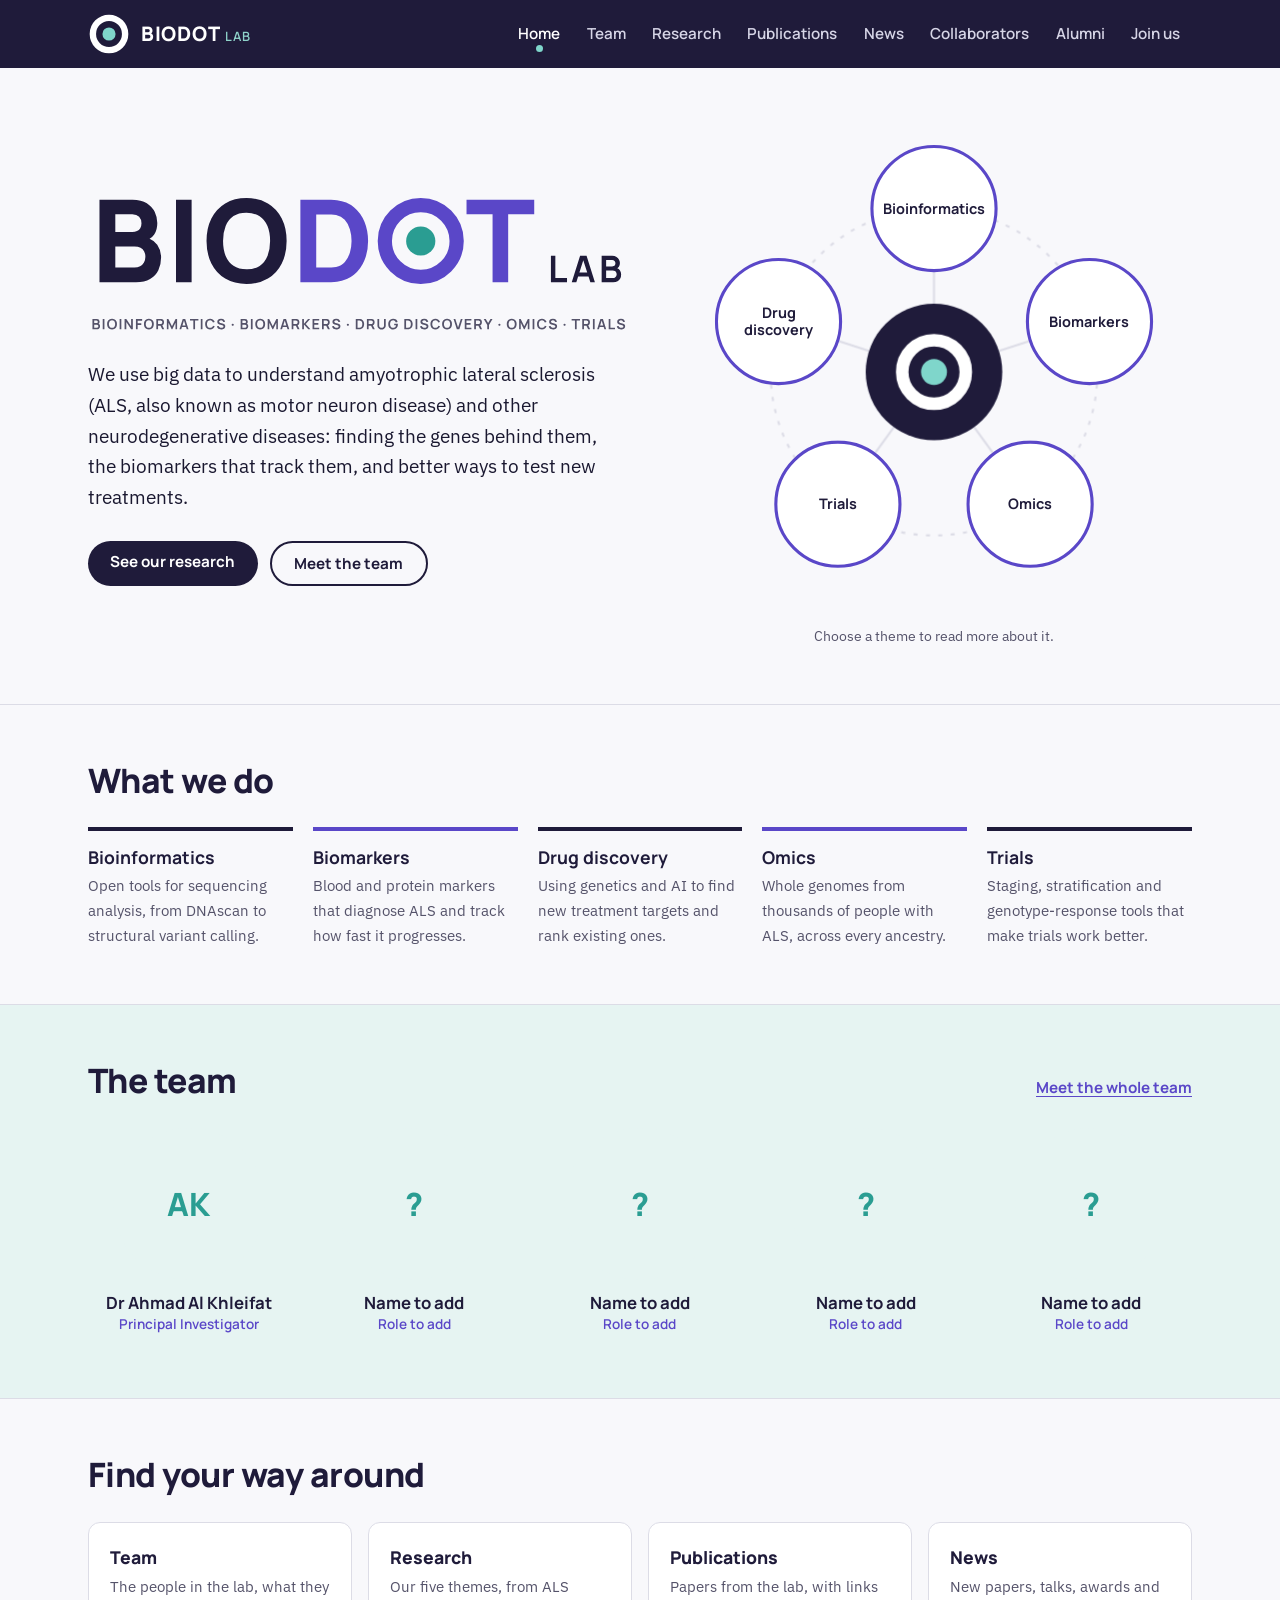
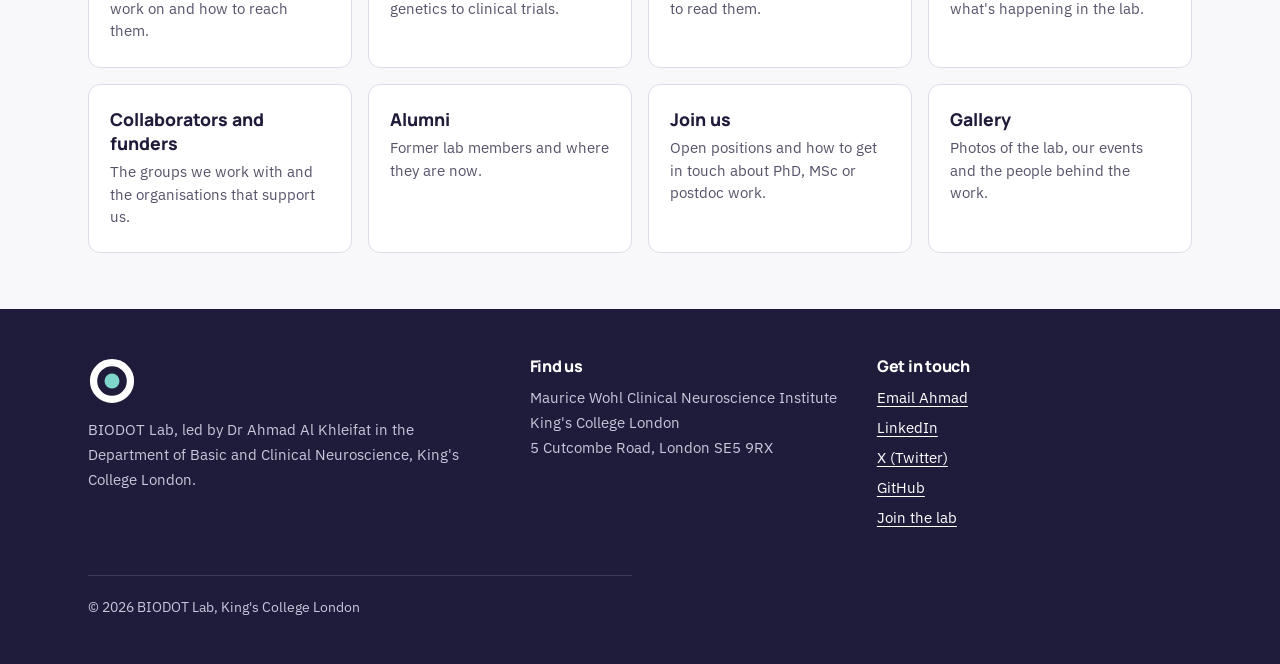
<file: index.html>
<!DOCTYPE html>
<html lang="en-GB">
<head>
<meta charset="utf-8">
<meta name="viewport" content="width=device-width, initial-scale=1">
<title>BIODOT Lab</title>
<meta name="description" content="BIODOT Lab at King's College London, led by Dr Ahmad Al Khleifat: big data and precision medicine for ALS and neurodegeneration.">
<link rel="icon" type="image/png" href="assets/favicon.png">
<link rel="apple-touch-icon" href="assets/apple-touch-icon.png">
<link rel="preconnect" href="https://fonts.googleapis.com">
<link rel="preconnect" href="https://fonts.gstatic.com" crossorigin>
<link href="https://fonts.googleapis.com/css2?family=IBM+Plex+Sans:ital,wght@0,400;0,500;0,600;1,400&family=Manrope:wght@600;700;800&display=swap" rel="stylesheet">
<link rel="stylesheet" href="css/style.css?v=2">
</head>
<body>
<a class="skip" href="#main">Skip to content</a>

<header class="site-header">
<div class="wrap bar">
<a class="brand" href="index.html" aria-label="BIODOT Lab, home">
<img src="assets/biodot-mark-light.svg" alt="" width="42" height="42"><span>BIODOT<small>LAB</small></span>
</a>
<nav class="nav" aria-label="Main">
<ul><li><a href="index.html" aria-current="page">Home</a></li><li><a href="team.html">Team</a></li><li><a href="research.html">Research</a></li><li><a href="publications.html">Publications</a></li><li><a href="news.html">News</a></li><li><a href="collaborators.html">Collaborators</a></li><li><a href="alumni.html">Alumni</a></li><li><a href="join-us.html">Join us</a></li></ul>
</nav>
<details class="menu">
<summary aria-label="Open menu">Menu</summary>
<nav aria-label="Main">
<ul><li><a href="index.html" aria-current="page">Home</a></li><li><a href="team.html">Team</a></li><li><a href="research.html">Research</a></li><li><a href="publications.html">Publications</a></li><li><a href="news.html">News</a></li><li><a href="collaborators.html">Collaborators</a></li><li><a href="alumni.html">Alumni</a></li><li><a href="join-us.html">Join us</a></li></ul>
</nav>
</details>
</div>
</header>

<main id="main">
<section class="hero"><div class="wrap hero-grid">
<div>
<h1><img src="assets/biodot-wordmark.svg" alt="BIODOT Lab: bioinformatics, biomarkers, drug discovery, omics and trials" width="943" height="246"></h1>
<p class="hero-lede">We use big data to understand amyotrophic lateral sclerosis (ALS, also known as motor neuron disease) and other neurodegenerative diseases: finding the genes behind them, the biomarkers that track them, and better ways to test new treatments.</p>
<div class="hero-actions">
<a class="btn btn-solid" href="research.html">See our research</a>
<a class="btn btn-line" href="team.html">Meet the team</a>
</div>
</div>
<figure style="margin:0">
<svg class="net" viewBox="-232 -232 464 464" role="group" aria-label="Our five research themes"><g class="cell" aria-hidden="true" style="animation-delay:0s"><circle class="orbit" r="158"/><line class="edge" x1="0" y1="0" x2="0.0" y2="-158.0"/><line class="edge" x1="0" y1="0" x2="150.3" y2="-48.8"/><line class="edge" x1="0" y1="0" x2="92.9" y2="127.8"/><line class="edge" x1="0" y1="0" x2="-92.9" y2="127.8"/><line class="edge" x1="0" y1="0" x2="-150.3" y2="-48.8"/></g><g class="cell hub" style="animation-delay:0.1s"><circle r="66"/><image href="assets/biodot-mark-light.svg" x="-40" y="-40" width="80" height="80"/></g><a class="cell" href="research.html#bioinformatics" style="animation-delay:0.35s"><circle cx="0.0" cy="-158.0" r="60"/><text x="0.0" y="-153.0"><tspan x="0.0" dy="0">Bioinformatics</tspan></text></a><a class="cell" href="research.html#biomarkers" style="animation-delay:0.47s"><circle cx="150.3" cy="-48.8" r="60"/><text x="150.3" y="-43.8"><tspan x="150.3" dy="0">Biomarkers</tspan></text></a><a class="cell" href="research.html#omics" style="animation-delay:0.59s"><circle cx="92.9" cy="127.8" r="60"/><text x="92.9" y="132.8"><tspan x="92.9" dy="0">Omics</tspan></text></a><a class="cell" href="research.html#trials" style="animation-delay:0.71s"><circle cx="-92.9" cy="127.8" r="60"/><text x="-92.9" y="132.8"><tspan x="-92.9" dy="0">Trials</tspan></text></a><a class="cell" href="research.html#drug-discovery" style="animation-delay:0.83s"><circle cx="-150.3" cy="-48.8" r="60"/><text x="-150.3" y="-52.3"><tspan x="-150.3" dy="0">Drug</tspan><tspan x="-150.3" dy="1.2em">discovery</tspan></text></a></svg>
<figcaption class="net-note">Choose a theme to read more about it.</figcaption>
</figure>
</div></section>

<section class="section"><div class="wrap">
<div class="section-head"><h2>What we do</h2></div>
<ul class="themes">
<li><h3><a href="research.html#bioinformatics" style="color:inherit;text-decoration:none">Bioinformatics</a></h3><p>Open tools for sequencing analysis, from DNAscan to structural variant calling.</p></li>
<li><h3><a href="research.html#biomarkers" style="color:inherit;text-decoration:none">Biomarkers</a></h3><p>Blood and protein markers that diagnose ALS and track how fast it progresses.</p></li>
<li><h3><a href="research.html#drug-discovery" style="color:inherit;text-decoration:none">Drug discovery</a></h3><p>Using genetics and AI to find new treatment targets and rank existing ones.</p></li>
<li><h3><a href="research.html#omics" style="color:inherit;text-decoration:none">Omics</a></h3><p>Whole genomes from thousands of people with ALS, across every ancestry.</p></li>
<li><h3><a href="research.html#trials" style="color:inherit;text-decoration:none">Trials</a></h3><p>Staging, stratification and genotype-response tools that make trials work better.</p></li>
</ul>
</div></section>

<section class="section section-tint"><div class="wrap">
<div class="section-head"><h2>The team</h2><a class="section-link" href="team.html">Meet the whole team</a></div>
<ul class="home-team">
<li><a href="team.html">
<div class="member-photo" data-initials="AK"></div>
<h3>Dr Ahmad Al Khleifat</h3>
<p class="person-role">Principal Investigator</p>
</a></li>
<!-- Copy the block below once for each of the other four main people -->
<li><a href="team.html">
<div class="member-photo" data-initials="?"></div>
<h3>Name to add</h3>
<p class="person-role">Role to add</p>
</a></li>
<li><a href="team.html">
<div class="member-photo" data-initials="?"></div>
<h3>Name to add</h3>
<p class="person-role">Role to add</p>
</a></li>
<li><a href="team.html">
<div class="member-photo" data-initials="?"></div>
<h3>Name to add</h3>
<p class="person-role">Role to add</p>
</a></li>
<li><a href="team.html">
<div class="member-photo" data-initials="?"></div>
<h3>Name to add</h3>
<p class="person-role">Role to add</p>
</a></li>
</ul>
</div></section>

<section class="section"><div class="wrap">
<div class="section-head"><h2>Find your way around</h2></div>
<ul class="directory">
<li><a href="team.html"><strong>Team</strong><span>The people in the lab, what they work on and how to reach them.</span></a></li>
<li><a href="research.html"><strong>Research</strong><span>Our five themes, from ALS genetics to clinical trials.</span></a></li>
<li><a href="publications.html"><strong>Publications</strong><span>Papers from the lab, with links to read them.</span></a></li>
<li><a href="news.html"><strong>News</strong><span>New papers, talks, awards and what's happening in the lab.</span></a></li>
<li><a href="collaborators.html"><strong>Collaborators and funders</strong><span>The groups we work with and the organisations that support us.</span></a></li>
<li><a href="alumni.html"><strong>Alumni</strong><span>Former lab members and where they are now.</span></a></li>
<li><a href="join-us.html"><strong>Join us</strong><span>Open positions and how to get in touch about PhD, MSc or postdoc work.</span></a></li>
<li><a href="team.html#gallery"><strong>Gallery</strong><span>Photos of the lab, our events and the people behind the work.</span></a></li>
</ul>
</div></section>
</main>

<footer class="site-footer">
<div class="wrap">
<div class="foot">
<div class="foot-brand">
<img src="assets/biodot-mark-light.svg" alt="" width="48" height="48">
<p>BIODOT Lab, led by Dr Ahmad Al Khleifat in the Department of Basic and Clinical Neuroscience, King's College London.</p>
</div>
<div>
<h2>Find us</h2>
<address>
Maurice Wohl Clinical Neuroscience Institute<br>
King's College London<br>
5 Cutcombe Road, London SE5 9RX
</address>
</div>
<div>
<h2>Get in touch</h2>
<ul>
<li><a href="mailto:Ahmad.al_khleifat@kcl.ac.uk">Email Ahmad</a></li>
<li><a href="https://www.linkedin.com/in/ahmad-al-khleifat-b14388243/">LinkedIn</a></li>
<li><a href="https://x.com/AhmadAlKhleifat">X (Twitter)</a></li>
<li><a href="https://github.com/Al-Khleifat-Lab">GitHub</a></li>
<li><a href="join-us.html">Join the lab</a></li>
</ul>
</div>
</div>
<p class="foot-base">&copy; 2026 BIODOT Lab, King's College London</p>
</div>
</footer>
</body>
</html>
</file>
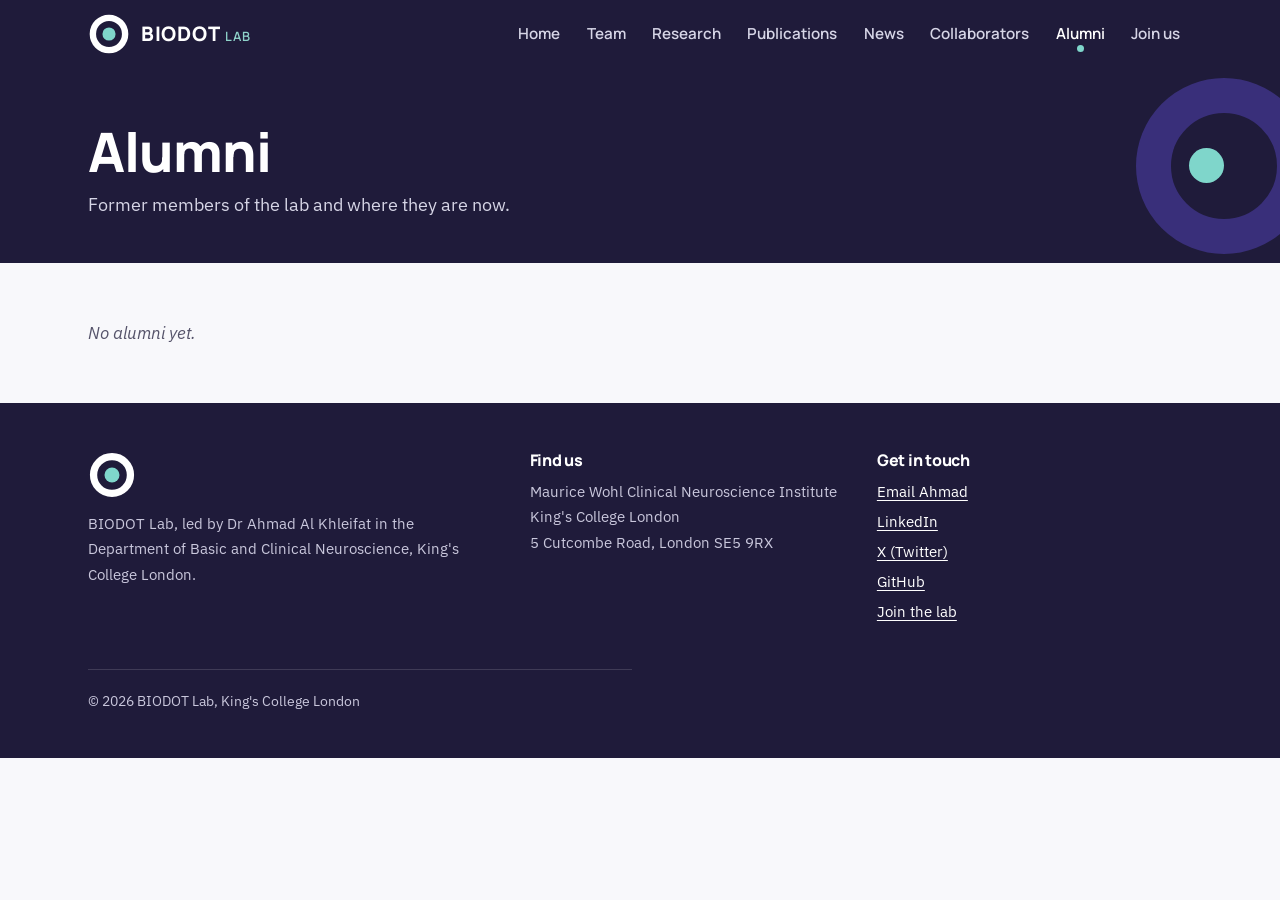
<file: alumni.html>
<!DOCTYPE html>
<html lang="en-GB">
<head>
<meta charset="utf-8">
<meta name="viewport" content="width=device-width, initial-scale=1">
<title>Alumni | BIODOT Lab</title>
<meta name="description" content="Former members of BIODOT Lab.">
<link rel="icon" type="image/png" href="assets/favicon.png">
<link rel="apple-touch-icon" href="assets/apple-touch-icon.png">
<link rel="preconnect" href="https://fonts.googleapis.com">
<link rel="preconnect" href="https://fonts.gstatic.com" crossorigin>
<link href="https://fonts.googleapis.com/css2?family=IBM+Plex+Sans:ital,wght@0,400;0,500;0,600;1,400&family=Manrope:wght@600;700;800&display=swap" rel="stylesheet">
<link rel="stylesheet" href="css/style.css?v=2">
</head>
<body>
<a class="skip" href="#main">Skip to content</a>

<header class="site-header">
<div class="wrap bar">
<a class="brand" href="index.html" aria-label="BIODOT Lab, home">
<img src="assets/biodot-mark-light.svg" alt="" width="42" height="42"><span>BIODOT<small>LAB</small></span>
</a>
<nav class="nav" aria-label="Main">
<ul><li><a href="index.html">Home</a></li><li><a href="team.html">Team</a></li><li><a href="research.html">Research</a></li><li><a href="publications.html">Publications</a></li><li><a href="news.html">News</a></li><li><a href="collaborators.html">Collaborators</a></li><li><a href="alumni.html" aria-current="page">Alumni</a></li><li><a href="join-us.html">Join us</a></li></ul>
</nav>
<details class="menu">
<summary aria-label="Open menu">Menu</summary>
<nav aria-label="Main">
<ul><li><a href="index.html">Home</a></li><li><a href="team.html">Team</a></li><li><a href="research.html">Research</a></li><li><a href="publications.html">Publications</a></li><li><a href="news.html">News</a></li><li><a href="collaborators.html">Collaborators</a></li><li><a href="alumni.html" aria-current="page">Alumni</a></li><li><a href="join-us.html">Join us</a></li></ul>
</nav>
</details>
</div>
</header>

<main id="main">
<div class="page-head"><div class="wrap">
<h1>Alumni</h1>
<p>Former members of the lab and where they are now.</p>
</div></div>
<section class="section"><div class="wrap">
<div class="members">
<!-- Add former members here, using the same block as on the Team page -->
<p class="empty">No alumni yet.</p>
</div>
</div></section>
</main>

<footer class="site-footer">
<div class="wrap">
<div class="foot">
<div class="foot-brand">
<img src="assets/biodot-mark-light.svg" alt="" width="48" height="48">
<p>BIODOT Lab, led by Dr Ahmad Al Khleifat in the Department of Basic and Clinical Neuroscience, King's College London.</p>
</div>
<div>
<h2>Find us</h2>
<address>
Maurice Wohl Clinical Neuroscience Institute<br>
King's College London<br>
5 Cutcombe Road, London SE5 9RX
</address>
</div>
<div>
<h2>Get in touch</h2>
<ul>
<li><a href="mailto:Ahmad.al_khleifat@kcl.ac.uk">Email Ahmad</a></li>
<li><a href="https://www.linkedin.com/in/ahmad-al-khleifat-b14388243/">LinkedIn</a></li>
<li><a href="https://x.com/AhmadAlKhleifat">X (Twitter)</a></li>
<li><a href="https://github.com/Al-Khleifat-Lab">GitHub</a></li>
<li><a href="join-us.html">Join the lab</a></li>
</ul>
</div>
</div>
<p class="foot-base">&copy; 2026 BIODOT Lab, King's College London</p>
</div>
</footer>
</body>
</html>
</file>
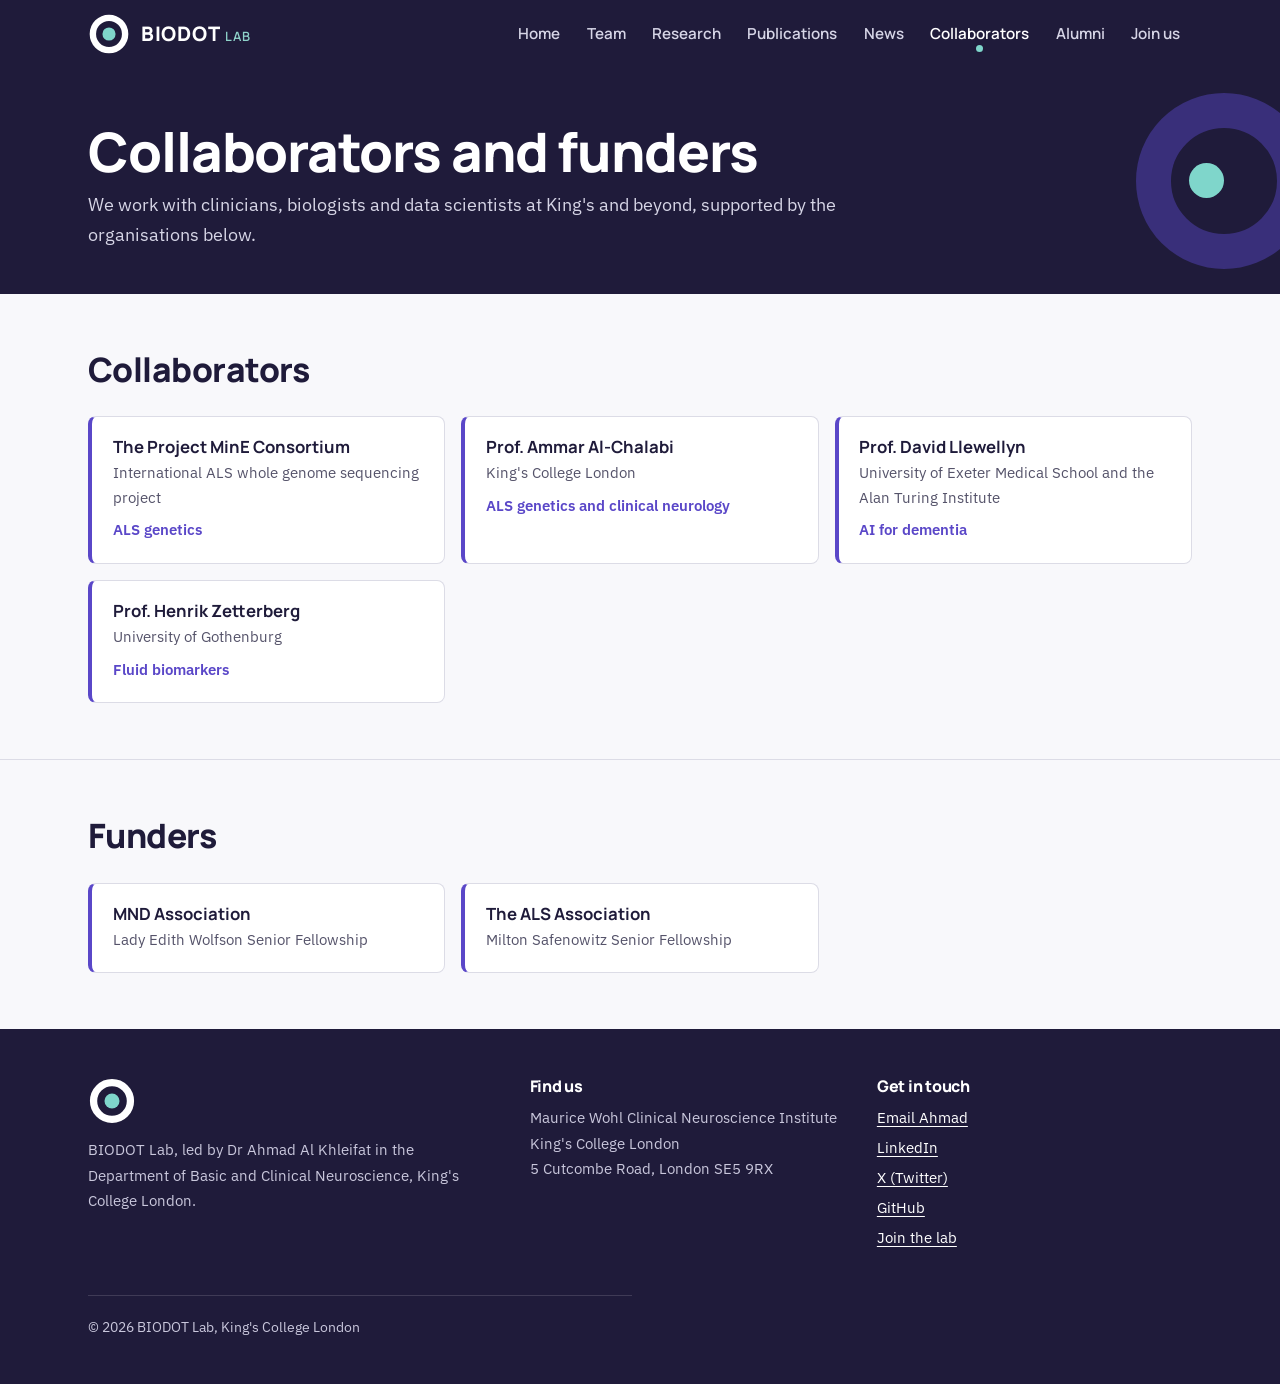
<file: collaborators.html>
<!DOCTYPE html>
<html lang="en-GB">
<head>
<meta charset="utf-8">
<meta name="viewport" content="width=device-width, initial-scale=1">
<title>Collaborators and funders | BIODOT Lab</title>
<meta name="description" content="Collaborators and funders of BIODOT Lab.">
<link rel="icon" type="image/png" href="assets/favicon.png">
<link rel="apple-touch-icon" href="assets/apple-touch-icon.png">
<link rel="preconnect" href="https://fonts.googleapis.com">
<link rel="preconnect" href="https://fonts.gstatic.com" crossorigin>
<link href="https://fonts.googleapis.com/css2?family=IBM+Plex+Sans:ital,wght@0,400;0,500;0,600;1,400&family=Manrope:wght@600;700;800&display=swap" rel="stylesheet">
<link rel="stylesheet" href="css/style.css?v=2">
</head>
<body>
<a class="skip" href="#main">Skip to content</a>

<header class="site-header">
<div class="wrap bar">
<a class="brand" href="index.html" aria-label="BIODOT Lab, home">
<img src="assets/biodot-mark-light.svg" alt="" width="42" height="42"><span>BIODOT<small>LAB</small></span>
</a>
<nav class="nav" aria-label="Main">
<ul><li><a href="index.html">Home</a></li><li><a href="team.html">Team</a></li><li><a href="research.html">Research</a></li><li><a href="publications.html">Publications</a></li><li><a href="news.html">News</a></li><li><a href="collaborators.html" aria-current="page">Collaborators</a></li><li><a href="alumni.html">Alumni</a></li><li><a href="join-us.html">Join us</a></li></ul>
</nav>
<details class="menu">
<summary aria-label="Open menu">Menu</summary>
<nav aria-label="Main">
<ul><li><a href="index.html">Home</a></li><li><a href="team.html">Team</a></li><li><a href="research.html">Research</a></li><li><a href="publications.html">Publications</a></li><li><a href="news.html">News</a></li><li><a href="collaborators.html" aria-current="page">Collaborators</a></li><li><a href="alumni.html">Alumni</a></li><li><a href="join-us.html">Join us</a></li></ul>
</nav>
</details>
</div>
</header>

<main id="main">
<div class="page-head"><div class="wrap">
<h1>Collaborators and funders</h1>
<p>We work with clinicians, biologists and data scientists at King's and beyond, supported by the organisations below.</p>
</div></div>
<section class="section"><div class="wrap">
<div class="section-head"><h2>Collaborators</h2></div>
<ul class="collabs">
<!-- Copy this block for each collaborator -->
<li class="collab">
<h3>The Project MinE Consortium</h3>
<p>International ALS whole genome sequencing project</p>
<p class="collab-focus">ALS genetics</p>
</li>
<li class="collab">
<h3>Prof. Ammar Al-Chalabi</h3>
<p>King's College London</p>
<p class="collab-focus">ALS genetics and clinical neurology</p>
</li>
<li class="collab">
<h3>Prof. David Llewellyn</h3>
<p>University of Exeter Medical School and the Alan Turing Institute</p>
<p class="collab-focus">AI for dementia</p>
</li>
<li class="collab">
<h3>Prof. Henrik Zetterberg</h3>
<p>University of Gothenburg</p>
<p class="collab-focus">Fluid biomarkers</p>
</li>
</ul>
</div></section>

<section class="section"><div class="wrap">
<div class="section-head"><h2>Funders</h2></div>
<ul class="collabs">
<li class="collab">
<h3>MND Association</h3>
<p>Lady Edith Wolfson Senior Fellowship</p>
</li>
<li class="collab">
<h3>The ALS Association</h3>
<p>Milton Safenowitz Senior Fellowship</p>
</li>
</ul>
</div></section>
</main>

<footer class="site-footer">
<div class="wrap">
<div class="foot">
<div class="foot-brand">
<img src="assets/biodot-mark-light.svg" alt="" width="48" height="48">
<p>BIODOT Lab, led by Dr Ahmad Al Khleifat in the Department of Basic and Clinical Neuroscience, King's College London.</p>
</div>
<div>
<h2>Find us</h2>
<address>
Maurice Wohl Clinical Neuroscience Institute<br>
King's College London<br>
5 Cutcombe Road, London SE5 9RX
</address>
</div>
<div>
<h2>Get in touch</h2>
<ul>
<li><a href="mailto:Ahmad.al_khleifat@kcl.ac.uk">Email Ahmad</a></li>
<li><a href="https://www.linkedin.com/in/ahmad-al-khleifat-b14388243/">LinkedIn</a></li>
<li><a href="https://x.com/AhmadAlKhleifat">X (Twitter)</a></li>
<li><a href="https://github.com/Al-Khleifat-Lab">GitHub</a></li>
<li><a href="join-us.html">Join the lab</a></li>
</ul>
</div>
</div>
<p class="foot-base">&copy; 2026 BIODOT Lab, King's College London</p>
</div>
</footer>
</body>
</html>
</file>
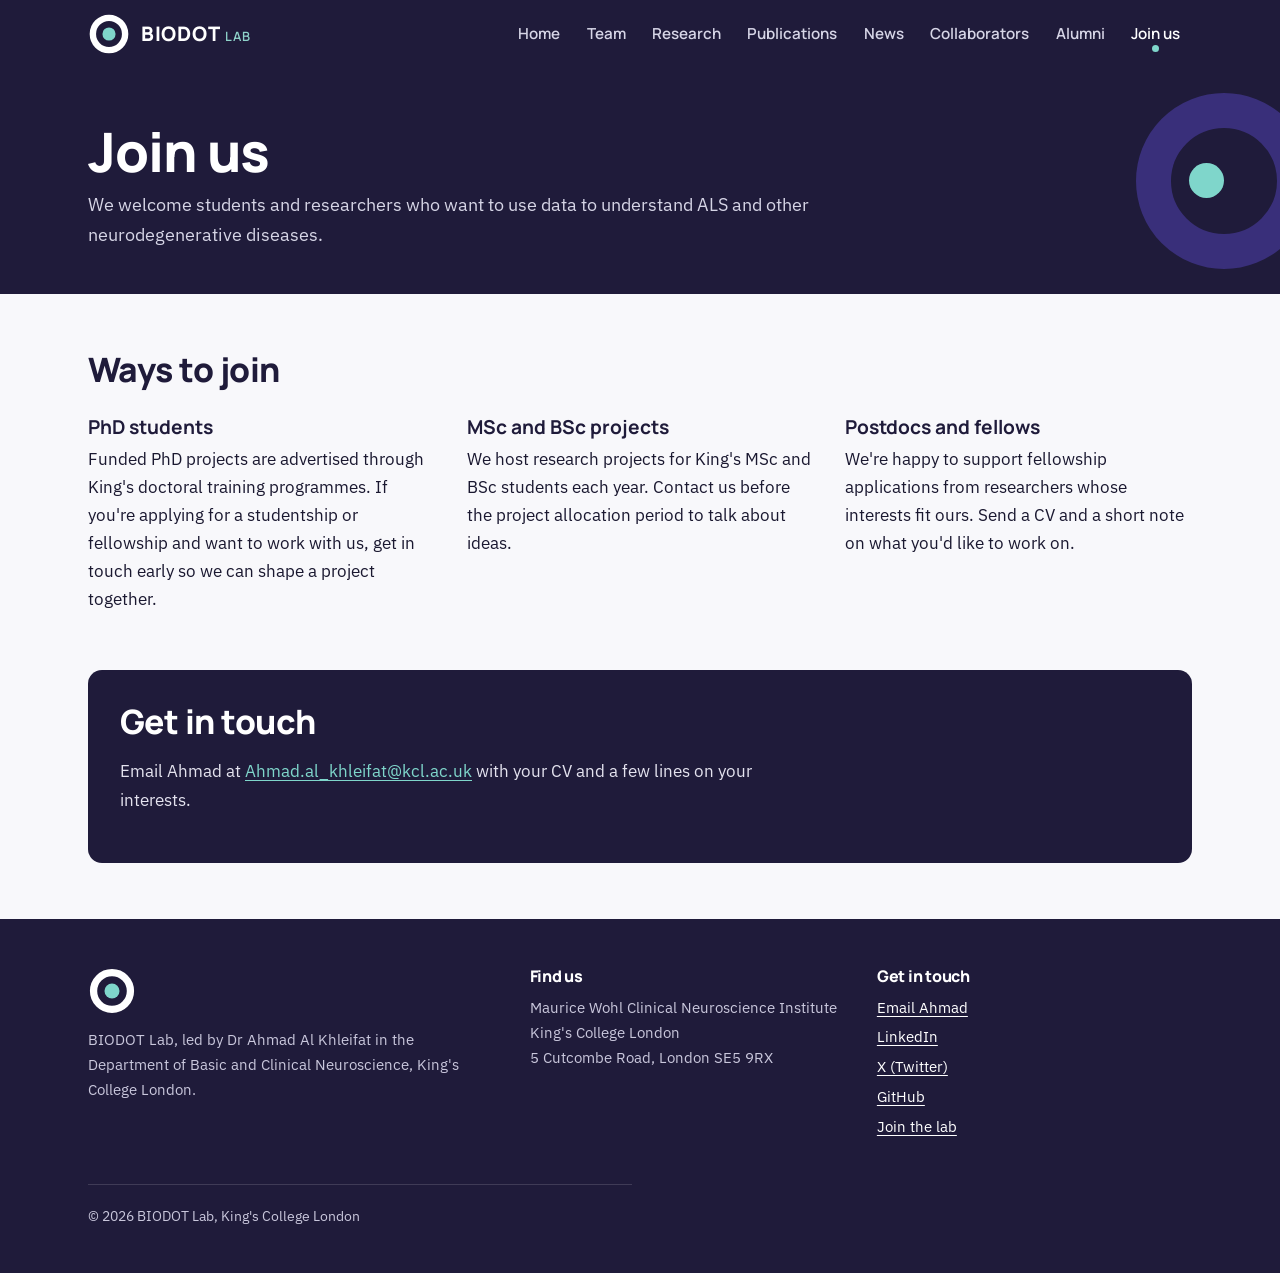
<file: join-us.html>
<!DOCTYPE html>
<html lang="en-GB">
<head>
<meta charset="utf-8">
<meta name="viewport" content="width=device-width, initial-scale=1">
<title>Join us | BIODOT Lab</title>
<meta name="description" content="Open positions and projects at BIODOT Lab.">
<link rel="icon" type="image/png" href="assets/favicon.png">
<link rel="apple-touch-icon" href="assets/apple-touch-icon.png">
<link rel="preconnect" href="https://fonts.googleapis.com">
<link rel="preconnect" href="https://fonts.gstatic.com" crossorigin>
<link href="https://fonts.googleapis.com/css2?family=IBM+Plex+Sans:ital,wght@0,400;0,500;0,600;1,400&family=Manrope:wght@600;700;800&display=swap" rel="stylesheet">
<link rel="stylesheet" href="css/style.css?v=2">
</head>
<body>
<a class="skip" href="#main">Skip to content</a>

<header class="site-header">
<div class="wrap bar">
<a class="brand" href="index.html" aria-label="BIODOT Lab, home">
<img src="assets/biodot-mark-light.svg" alt="" width="42" height="42"><span>BIODOT<small>LAB</small></span>
</a>
<nav class="nav" aria-label="Main">
<ul><li><a href="index.html">Home</a></li><li><a href="team.html">Team</a></li><li><a href="research.html">Research</a></li><li><a href="publications.html">Publications</a></li><li><a href="news.html">News</a></li><li><a href="collaborators.html">Collaborators</a></li><li><a href="alumni.html">Alumni</a></li><li><a href="join-us.html" aria-current="page">Join us</a></li></ul>
</nav>
<details class="menu">
<summary aria-label="Open menu">Menu</summary>
<nav aria-label="Main">
<ul><li><a href="index.html">Home</a></li><li><a href="team.html">Team</a></li><li><a href="research.html">Research</a></li><li><a href="publications.html">Publications</a></li><li><a href="news.html">News</a></li><li><a href="collaborators.html">Collaborators</a></li><li><a href="alumni.html">Alumni</a></li><li><a href="join-us.html" aria-current="page">Join us</a></li></ul>
</nav>
</details>
</div>
</header>

<main id="main">
<div class="page-head"><div class="wrap">
<h1>Join us</h1>
<p>We welcome students and researchers who want to use data to understand ALS and other neurodegenerative diseases.</p>
</div></div>
<section class="section"><div class="wrap">
<div class="section-head"><h2>Ways to join</h2></div>
<div class="join-grid">
<div><h3>PhD students</h3><p>Funded PhD projects are advertised through King's doctoral training programmes. If you're applying for a studentship or fellowship and want to work with us, get in touch early so we can shape a project together.</p></div>
<div><h3>MSc and BSc projects</h3><p>We host research projects for King's MSc and BSc students each year. Contact us before the project allocation period to talk about ideas.</p></div>
<div><h3>Postdocs and fellows</h3><p>We're happy to support fellowship applications from researchers whose interests fit ours. Send a CV and a short note on what you'd like to work on.</p></div>
</div>

<div class="contact-box">
<h2>Get in touch</h2>
<p>Email Ahmad at <a href="mailto:Ahmad.al_khleifat@kcl.ac.uk">Ahmad.al_khleifat@kcl.ac.uk</a> with your CV and a few lines on your interests.</p>
</div>
</div></section>
</main>

<footer class="site-footer">
<div class="wrap">
<div class="foot">
<div class="foot-brand">
<img src="assets/biodot-mark-light.svg" alt="" width="48" height="48">
<p>BIODOT Lab, led by Dr Ahmad Al Khleifat in the Department of Basic and Clinical Neuroscience, King's College London.</p>
</div>
<div>
<h2>Find us</h2>
<address>
Maurice Wohl Clinical Neuroscience Institute<br>
King's College London<br>
5 Cutcombe Road, London SE5 9RX
</address>
</div>
<div>
<h2>Get in touch</h2>
<ul>
<li><a href="mailto:Ahmad.al_khleifat@kcl.ac.uk">Email Ahmad</a></li>
<li><a href="https://www.linkedin.com/in/ahmad-al-khleifat-b14388243/">LinkedIn</a></li>
<li><a href="https://x.com/AhmadAlKhleifat">X (Twitter)</a></li>
<li><a href="https://github.com/Al-Khleifat-Lab">GitHub</a></li>
<li><a href="join-us.html">Join the lab</a></li>
</ul>
</div>
</div>
<p class="foot-base">&copy; 2026 BIODOT Lab, King's College London</p>
</div>
</footer>
</body>
</html>
</file>
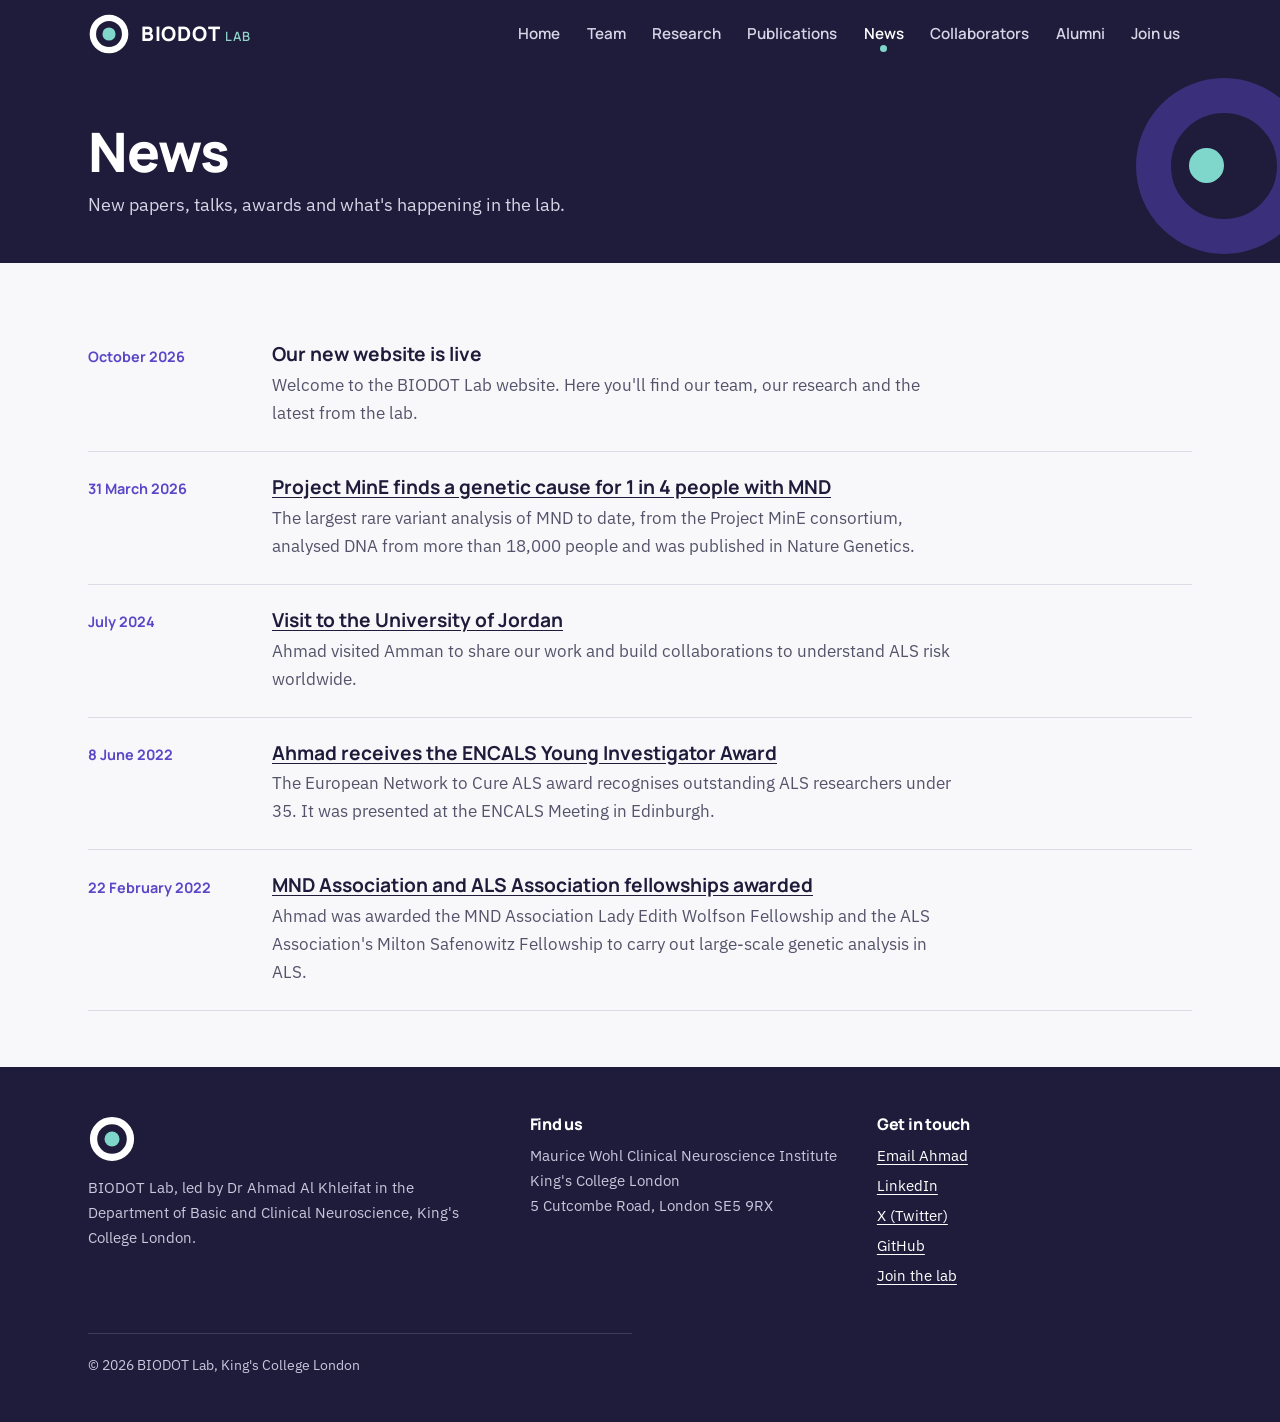
<file: news.html>
<!DOCTYPE html>
<html lang="en-GB">
<head>
<meta charset="utf-8">
<meta name="viewport" content="width=device-width, initial-scale=1">
<title>News | BIODOT Lab</title>
<meta name="description" content="News from BIODOT Lab.">
<link rel="icon" type="image/png" href="assets/favicon.png">
<link rel="apple-touch-icon" href="assets/apple-touch-icon.png">
<link rel="preconnect" href="https://fonts.googleapis.com">
<link rel="preconnect" href="https://fonts.gstatic.com" crossorigin>
<link href="https://fonts.googleapis.com/css2?family=IBM+Plex+Sans:ital,wght@0,400;0,500;0,600;1,400&family=Manrope:wght@600;700;800&display=swap" rel="stylesheet">
<link rel="stylesheet" href="css/style.css?v=2">
</head>
<body>
<a class="skip" href="#main">Skip to content</a>

<header class="site-header">
<div class="wrap bar">
<a class="brand" href="index.html" aria-label="BIODOT Lab, home">
<img src="assets/biodot-mark-light.svg" alt="" width="42" height="42"><span>BIODOT<small>LAB</small></span>
</a>
<nav class="nav" aria-label="Main">
<ul><li><a href="index.html">Home</a></li><li><a href="team.html">Team</a></li><li><a href="research.html">Research</a></li><li><a href="publications.html">Publications</a></li><li><a href="news.html" aria-current="page">News</a></li><li><a href="collaborators.html">Collaborators</a></li><li><a href="alumni.html">Alumni</a></li><li><a href="join-us.html">Join us</a></li></ul>
</nav>
<details class="menu">
<summary aria-label="Open menu">Menu</summary>
<nav aria-label="Main">
<ul><li><a href="index.html">Home</a></li><li><a href="team.html">Team</a></li><li><a href="research.html">Research</a></li><li><a href="publications.html">Publications</a></li><li><a href="news.html" aria-current="page">News</a></li><li><a href="collaborators.html">Collaborators</a></li><li><a href="alumni.html">Alumni</a></li><li><a href="join-us.html">Join us</a></li></ul>
</nav>
</details>
</div>
</header>

<main id="main">
<div class="page-head"><div class="wrap">
<h1>News</h1>
<p>New papers, talks, awards and what's happening in the lab.</p>
</div></div>
<section class="section"><div class="wrap">
<ul class="news">
<!-- Newest at the top. Copy this block for each story -->
<li class="news-item">
<span class="date">October 2026</span>
<div><h3>Our new website is live</h3>
<p>Welcome to the BIODOT Lab website. Here you'll find our team, our research and the latest from the lab.</p></div>
</li>
<li class="news-item">
<span class="date">31 March 2026</span>
<div><h3><a href="https://www.kcl.ac.uk/news/genetic-cause-identified-for-1-in-4-mnd-patients-in-largest-ever-rare-variant-analysis">Project MinE finds a genetic cause for 1 in 4 people with MND</a></h3>
<p>The largest rare variant analysis of MND to date, from the Project MinE consortium, analysed DNA from more than 18,000 people and was published in Nature Genetics.</p></div>
</li>
<li class="news-item">
<span class="date">July 2024</span>
<div><h3><a href="https://x.com/AhmadAlKhleifat/status/1816414316934922303">Visit to the University of Jordan</a></h3>
<p>Ahmad visited Amman to share our work and build collaborations to understand ALS risk worldwide.</p></div>
</li>
<li class="news-item">
<span class="date">8 June 2022</span>
<div><h3><a href="https://www.kcl.ac.uk/news/dr-ahmad-al-khleifat-receives-encals-young-investigator-award">Ahmad receives the ENCALS Young Investigator Award</a></h3>
<p>The European Network to Cure ALS award recognises outstanding ALS researchers under 35. It was presented at the ENCALS Meeting in Edinburgh.</p></div>
</li>
<li class="news-item">
<span class="date">22 February 2022</span>
<div><h3><a href="https://www.kcl.ac.uk/people/ahmad-al-khleifat">MND Association and ALS Association fellowships awarded</a></h3>
<p>Ahmad was awarded the MND Association Lady Edith Wolfson Fellowship and the ALS Association's Milton Safenowitz Fellowship to carry out large-scale genetic analysis in ALS.</p></div>
</li>
</ul>
</div></section>
</main>

<footer class="site-footer">
<div class="wrap">
<div class="foot">
<div class="foot-brand">
<img src="assets/biodot-mark-light.svg" alt="" width="48" height="48">
<p>BIODOT Lab, led by Dr Ahmad Al Khleifat in the Department of Basic and Clinical Neuroscience, King's College London.</p>
</div>
<div>
<h2>Find us</h2>
<address>
Maurice Wohl Clinical Neuroscience Institute<br>
King's College London<br>
5 Cutcombe Road, London SE5 9RX
</address>
</div>
<div>
<h2>Get in touch</h2>
<ul>
<li><a href="mailto:Ahmad.al_khleifat@kcl.ac.uk">Email Ahmad</a></li>
<li><a href="https://www.linkedin.com/in/ahmad-al-khleifat-b14388243/">LinkedIn</a></li>
<li><a href="https://x.com/AhmadAlKhleifat">X (Twitter)</a></li>
<li><a href="https://github.com/Al-Khleifat-Lab">GitHub</a></li>
<li><a href="join-us.html">Join the lab</a></li>
</ul>
</div>
</div>
<p class="foot-base">&copy; 2026 BIODOT Lab, King's College London</p>
</div>
</footer>
</body>
</html>
</file>
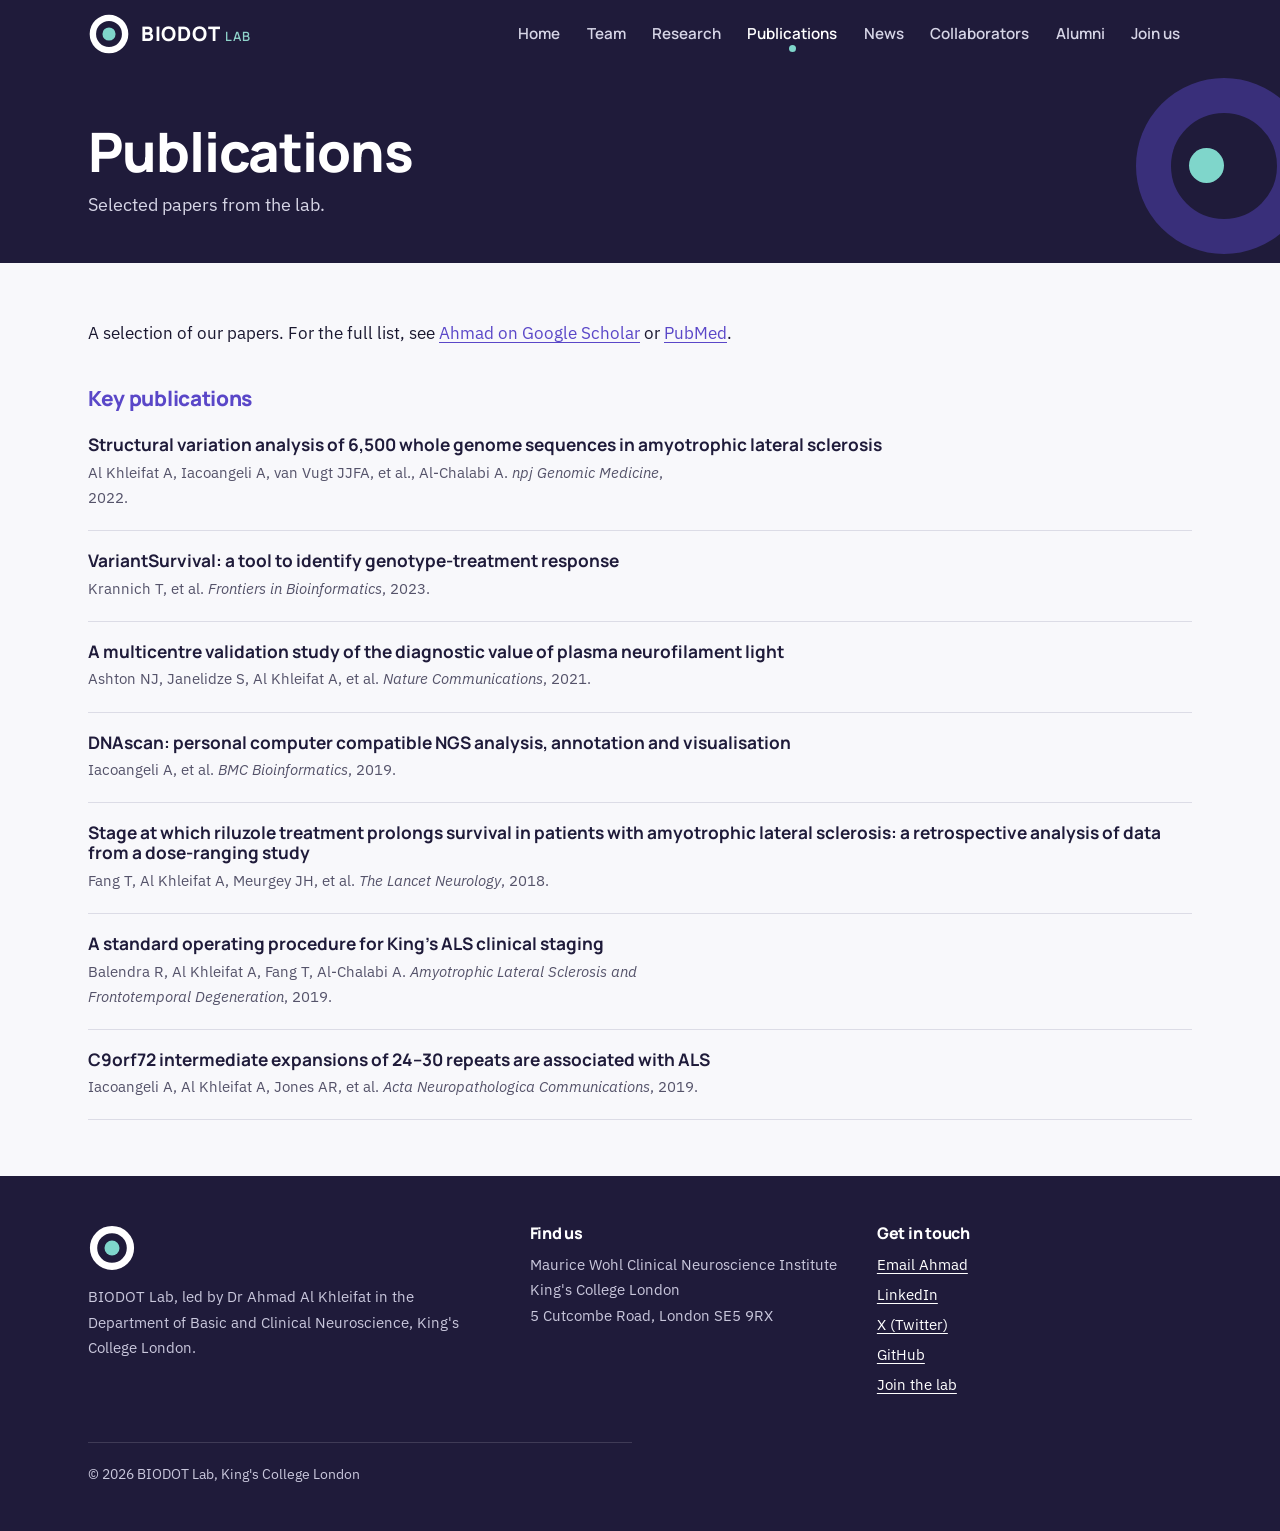
<file: publications.html>
<!DOCTYPE html>
<html lang="en-GB">
<head>
<meta charset="utf-8">
<meta name="viewport" content="width=device-width, initial-scale=1">
<title>Publications | BIODOT Lab</title>
<meta name="description" content="Publications from BIODOT Lab.">
<link rel="icon" type="image/png" href="assets/favicon.png">
<link rel="apple-touch-icon" href="assets/apple-touch-icon.png">
<link rel="preconnect" href="https://fonts.googleapis.com">
<link rel="preconnect" href="https://fonts.gstatic.com" crossorigin>
<link href="https://fonts.googleapis.com/css2?family=IBM+Plex+Sans:ital,wght@0,400;0,500;0,600;1,400&family=Manrope:wght@600;700;800&display=swap" rel="stylesheet">
<link rel="stylesheet" href="css/style.css?v=2">
</head>
<body>
<a class="skip" href="#main">Skip to content</a>

<header class="site-header">
<div class="wrap bar">
<a class="brand" href="index.html" aria-label="BIODOT Lab, home">
<img src="assets/biodot-mark-light.svg" alt="" width="42" height="42"><span>BIODOT<small>LAB</small></span>
</a>
<nav class="nav" aria-label="Main">
<ul><li><a href="index.html">Home</a></li><li><a href="team.html">Team</a></li><li><a href="research.html">Research</a></li><li><a href="publications.html" aria-current="page">Publications</a></li><li><a href="news.html">News</a></li><li><a href="collaborators.html">Collaborators</a></li><li><a href="alumni.html">Alumni</a></li><li><a href="join-us.html">Join us</a></li></ul>
</nav>
<details class="menu">
<summary aria-label="Open menu">Menu</summary>
<nav aria-label="Main">
<ul><li><a href="index.html">Home</a></li><li><a href="team.html">Team</a></li><li><a href="research.html">Research</a></li><li><a href="publications.html" aria-current="page">Publications</a></li><li><a href="news.html">News</a></li><li><a href="collaborators.html">Collaborators</a></li><li><a href="alumni.html">Alumni</a></li><li><a href="join-us.html">Join us</a></li></ul>
</nav>
</details>
</div>
</header>

<main id="main">
<div class="page-head"><div class="wrap">
<h1>Publications</h1>
<p>Selected papers from the lab.</p>
</div></div>
<section class="section"><div class="wrap">
<p>A selection of our papers. For the full list, see <a href="https://scholar.google.com/citations?user=eXDCaSQAAAAJ&amp;hl=en">Ahmad on Google Scholar</a> or <a href="https://pubmed.ncbi.nlm.nih.gov/?term=Al+Khleifat+A%5BAuthor%5D&amp;sort=date">PubMed</a>.</p>

<h2 class="year-head">Key publications</h2>
<ul class="pubs">
<!-- Copy this block for each paper. Use the paper's DOI link if you have it -->
<li class="pub">
<h3><a href="https://doi.org/10.1038/s41525-021-00267-9">Structural variation analysis of 6,500 whole genome sequences in amyotrophic lateral sclerosis</a></h3>
<p>Al Khleifat A, Iacoangeli A, van Vugt JJFA, et al., Al-Chalabi A. <span class="venue">npj Genomic Medicine</span>, 2022.</p>
</li>
<li class="pub">
<h3><a href="https://pubmed.ncbi.nlm.nih.gov/?term=VariantSurvival+genotype-treatment+response">VariantSurvival: a tool to identify genotype-treatment response</a></h3>
<p>Krannich T, et al. <span class="venue">Frontiers in Bioinformatics</span>, 2023.</p>
</li>
<li class="pub">
<h3><a href="https://pubmed.ncbi.nlm.nih.gov/?term=multicentre+validation+study+diagnostic+value+plasma+neurofilament+light">A multicentre validation study of the diagnostic value of plasma neurofilament light</a></h3>
<p>Ashton NJ, Janelidze S, Al Khleifat A, et al. <span class="venue">Nature Communications</span>, 2021.</p>
</li>
<li class="pub">
<h3><a href="https://pubmed.ncbi.nlm.nih.gov/?term=DNAscan+personal+computer+compatible+NGS+analysis">DNAscan: personal computer compatible NGS analysis, annotation and visualisation</a></h3>
<p>Iacoangeli A, et al. <span class="venue">BMC Bioinformatics</span>, 2019.</p>
</li>
<li class="pub">
<h3><a href="https://pubmed.ncbi.nlm.nih.gov/?term=Stage+at+which+riluzole+treatment+prolongs+survival+amyotrophic+lateral+sclerosis">Stage at which riluzole treatment prolongs survival in patients with amyotrophic lateral sclerosis: a retrospective analysis of data from a dose-ranging study</a></h3>
<p>Fang T, Al Khleifat A, Meurgey JH, et al. <span class="venue">The Lancet Neurology</span>, 2018.</p>
</li>
<li class="pub">
<h3><a href="https://pubmed.ncbi.nlm.nih.gov/?term=standard+operating+procedure+King%27s+ALS+clinical+staging">A standard operating procedure for King's ALS clinical staging</a></h3>
<p>Balendra R, Al Khleifat A, Fang T, Al-Chalabi A. <span class="venue">Amyotrophic Lateral Sclerosis and Frontotemporal Degeneration</span>, 2019.</p>
</li>
<li class="pub">
<h3><a href="https://doi.org/10.1186/s40478-019-0724-4">C9orf72 intermediate expansions of 24–30 repeats are associated with ALS</a></h3>
<p>Iacoangeli A, Al Khleifat A, Jones AR, et al. <span class="venue">Acta Neuropathologica Communications</span>, 2019.</p>
</li>
</ul>
</div></section>
</main>

<footer class="site-footer">
<div class="wrap">
<div class="foot">
<div class="foot-brand">
<img src="assets/biodot-mark-light.svg" alt="" width="48" height="48">
<p>BIODOT Lab, led by Dr Ahmad Al Khleifat in the Department of Basic and Clinical Neuroscience, King's College London.</p>
</div>
<div>
<h2>Find us</h2>
<address>
Maurice Wohl Clinical Neuroscience Institute<br>
King's College London<br>
5 Cutcombe Road, London SE5 9RX
</address>
</div>
<div>
<h2>Get in touch</h2>
<ul>
<li><a href="mailto:Ahmad.al_khleifat@kcl.ac.uk">Email Ahmad</a></li>
<li><a href="https://www.linkedin.com/in/ahmad-al-khleifat-b14388243/">LinkedIn</a></li>
<li><a href="https://x.com/AhmadAlKhleifat">X (Twitter)</a></li>
<li><a href="https://github.com/Al-Khleifat-Lab">GitHub</a></li>
<li><a href="join-us.html">Join the lab</a></li>
</ul>
</div>
</div>
<p class="foot-base">&copy; 2026 BIODOT Lab, King's College London</p>
</div>
</footer>
</body>
</html>
</file>
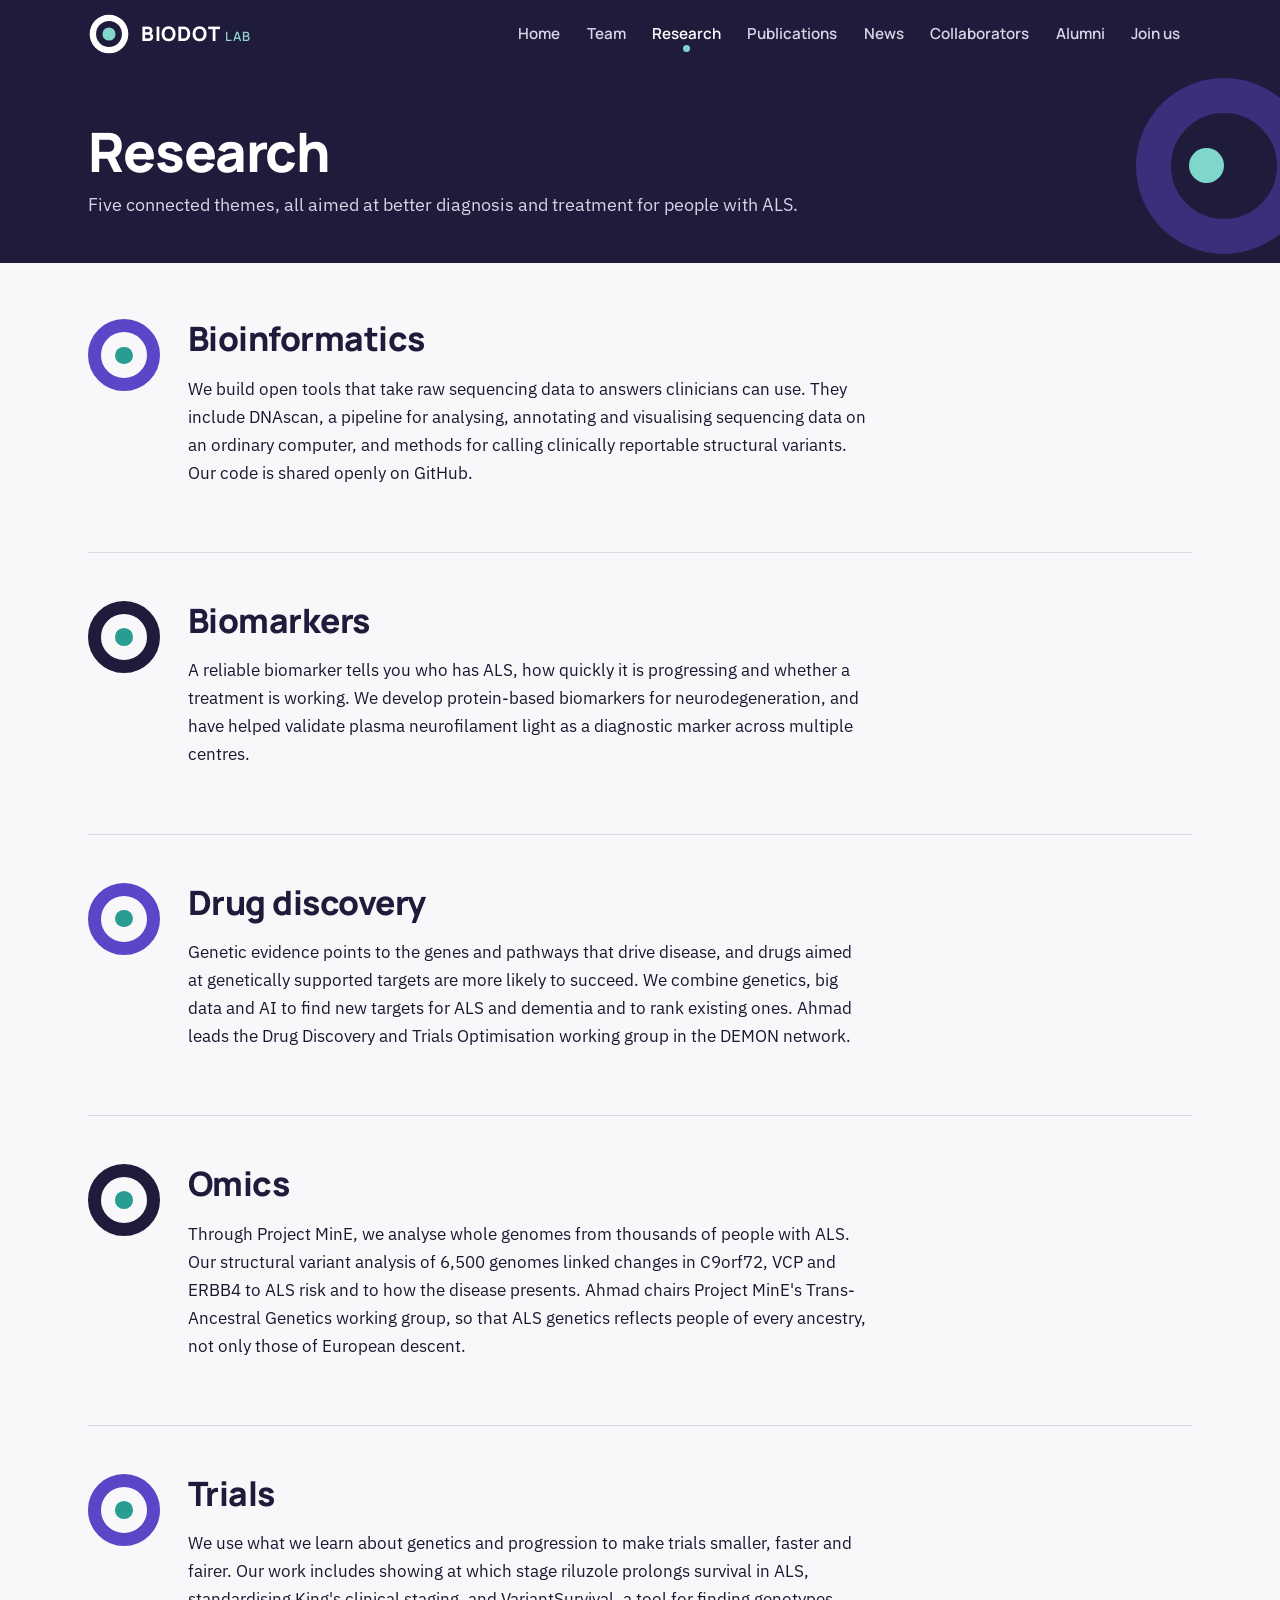
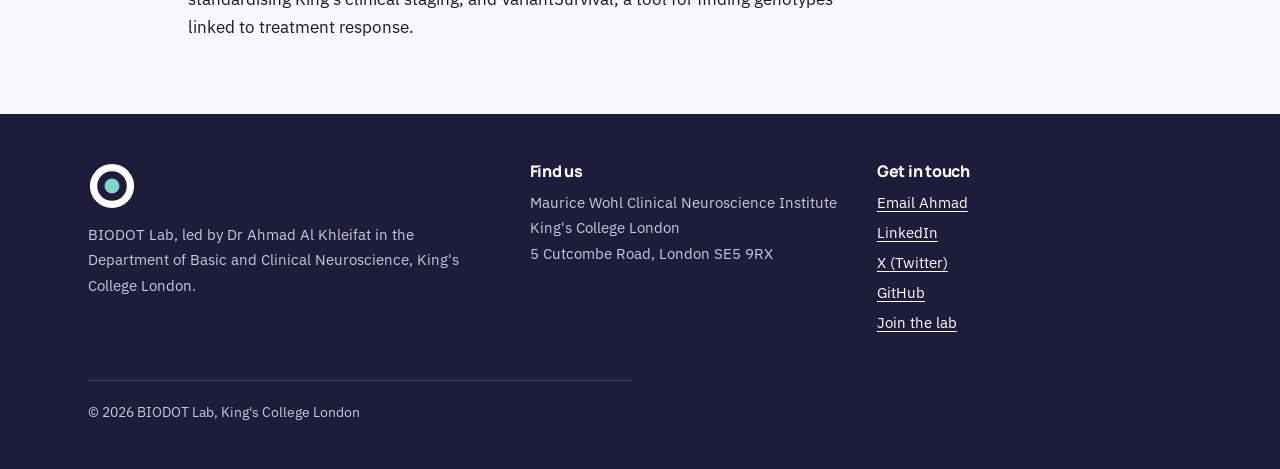
<file: research.html>
<!DOCTYPE html>
<html lang="en-GB">
<head>
<meta charset="utf-8">
<meta name="viewport" content="width=device-width, initial-scale=1">
<title>Research | BIODOT Lab</title>
<meta name="description" content="Research themes at BIODOT Lab: bioinformatics, biomarkers, drug discovery, omics and trials.">
<link rel="icon" type="image/png" href="assets/favicon.png">
<link rel="apple-touch-icon" href="assets/apple-touch-icon.png">
<link rel="preconnect" href="https://fonts.googleapis.com">
<link rel="preconnect" href="https://fonts.gstatic.com" crossorigin>
<link href="https://fonts.googleapis.com/css2?family=IBM+Plex+Sans:ital,wght@0,400;0,500;0,600;1,400&family=Manrope:wght@600;700;800&display=swap" rel="stylesheet">
<link rel="stylesheet" href="css/style.css?v=2">
</head>
<body>
<a class="skip" href="#main">Skip to content</a>

<header class="site-header">
<div class="wrap bar">
<a class="brand" href="index.html" aria-label="BIODOT Lab, home">
<img src="assets/biodot-mark-light.svg" alt="" width="42" height="42"><span>BIODOT<small>LAB</small></span>
</a>
<nav class="nav" aria-label="Main">
<ul><li><a href="index.html">Home</a></li><li><a href="team.html">Team</a></li><li><a href="research.html" aria-current="page">Research</a></li><li><a href="publications.html">Publications</a></li><li><a href="news.html">News</a></li><li><a href="collaborators.html">Collaborators</a></li><li><a href="alumni.html">Alumni</a></li><li><a href="join-us.html">Join us</a></li></ul>
</nav>
<details class="menu">
<summary aria-label="Open menu">Menu</summary>
<nav aria-label="Main">
<ul><li><a href="index.html">Home</a></li><li><a href="team.html">Team</a></li><li><a href="research.html" aria-current="page">Research</a></li><li><a href="publications.html">Publications</a></li><li><a href="news.html">News</a></li><li><a href="collaborators.html">Collaborators</a></li><li><a href="alumni.html">Alumni</a></li><li><a href="join-us.html">Join us</a></li></ul>
</nav>
</details>
</div>
</header>

<main id="main">
<div class="page-head"><div class="wrap">
<h1>Research</h1>
<p>Five connected themes, all aimed at better diagnosis and treatment for people with ALS.</p>
</div></div>
<section class="section"><div class="wrap">
<div class="theme-block" id="bioinformatics">
<div class="theme-dot" aria-hidden="true"></div>
<div><h2>Bioinformatics</h2><p>We build open tools that take raw sequencing data to answers clinicians can use. They include DNAscan, a pipeline for analysing, annotating and visualising sequencing data on an ordinary computer, and methods for calling clinically reportable structural variants. Our code is shared openly on GitHub.</p></div>
</div>
<div class="theme-block" id="biomarkers">
<div class="theme-dot" aria-hidden="true"></div>
<div><h2>Biomarkers</h2><p>A reliable biomarker tells you who has ALS, how quickly it is progressing and whether a treatment is working. We develop protein-based biomarkers for neurodegeneration, and have helped validate plasma neurofilament light as a diagnostic marker across multiple centres.</p></div>
</div>
<div class="theme-block" id="drug-discovery">
<div class="theme-dot" aria-hidden="true"></div>
<div><h2>Drug discovery</h2><p>Genetic evidence points to the genes and pathways that drive disease, and drugs aimed at genetically supported targets are more likely to succeed. We combine genetics, big data and AI to find new targets for ALS and dementia and to rank existing ones. Ahmad leads the Drug Discovery and Trials Optimisation working group in the DEMON network.</p></div>
</div>
<div class="theme-block" id="omics">
<div class="theme-dot" aria-hidden="true"></div>
<div><h2>Omics</h2><p>Through Project MinE, we analyse whole genomes from thousands of people with ALS. Our structural variant analysis of 6,500 genomes linked changes in C9orf72, VCP and ERBB4 to ALS risk and to how the disease presents. Ahmad chairs Project MinE's Trans-Ancestral Genetics working group, so that ALS genetics reflects people of every ancestry, not only those of European descent.</p></div>
</div>
<div class="theme-block" id="trials">
<div class="theme-dot" aria-hidden="true"></div>
<div><h2>Trials</h2><p>We use what we learn about genetics and progression to make trials smaller, faster and fairer. Our work includes showing at which stage riluzole prolongs survival in ALS, standardising King's clinical staging, and VariantSurvival, a tool for finding genotypes linked to treatment response.</p></div>
</div>
</div></section>
</main>

<footer class="site-footer">
<div class="wrap">
<div class="foot">
<div class="foot-brand">
<img src="assets/biodot-mark-light.svg" alt="" width="48" height="48">
<p>BIODOT Lab, led by Dr Ahmad Al Khleifat in the Department of Basic and Clinical Neuroscience, King's College London.</p>
</div>
<div>
<h2>Find us</h2>
<address>
Maurice Wohl Clinical Neuroscience Institute<br>
King's College London<br>
5 Cutcombe Road, London SE5 9RX
</address>
</div>
<div>
<h2>Get in touch</h2>
<ul>
<li><a href="mailto:Ahmad.al_khleifat@kcl.ac.uk">Email Ahmad</a></li>
<li><a href="https://www.linkedin.com/in/ahmad-al-khleifat-b14388243/">LinkedIn</a></li>
<li><a href="https://x.com/AhmadAlKhleifat">X (Twitter)</a></li>
<li><a href="https://github.com/Al-Khleifat-Lab">GitHub</a></li>
<li><a href="join-us.html">Join the lab</a></li>
</ul>
</div>
</div>
<p class="foot-base">&copy; 2026 BIODOT Lab, King's College London</p>
</div>
</footer>
</body>
</html>
</file>
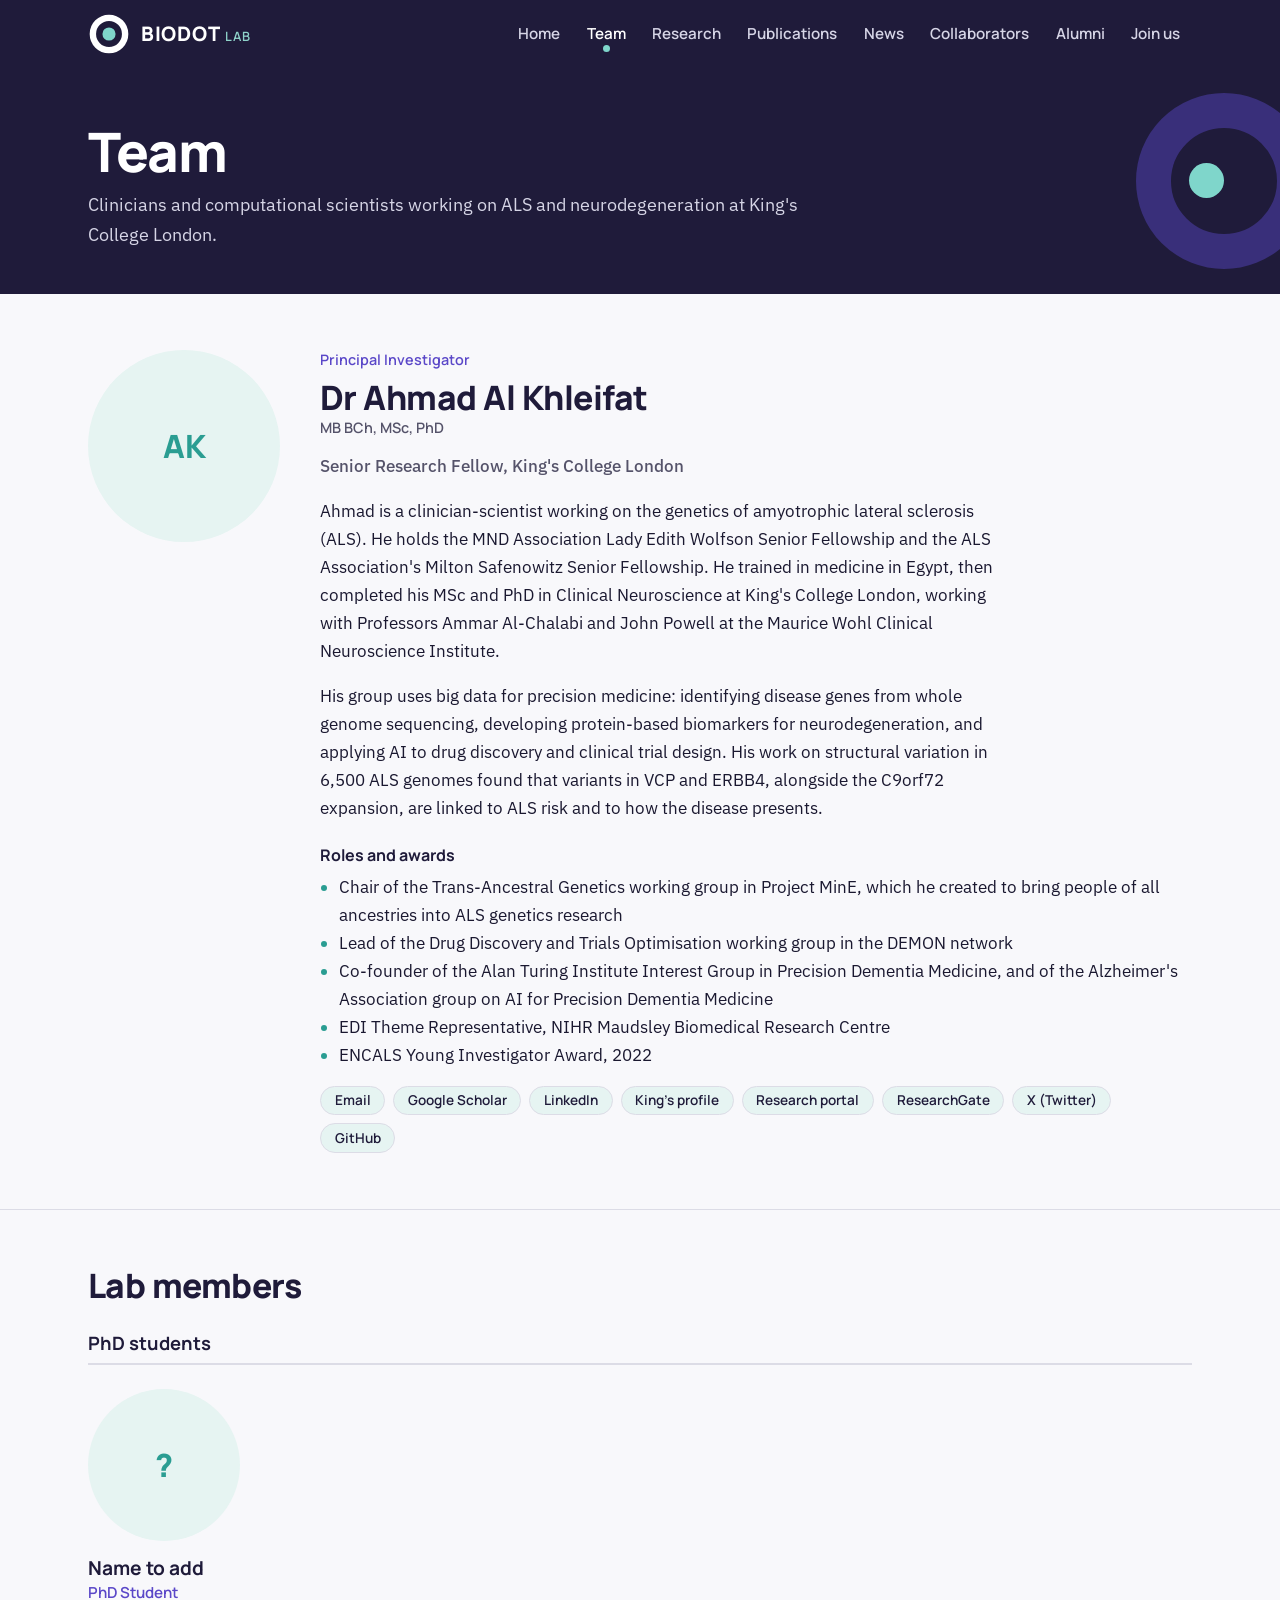
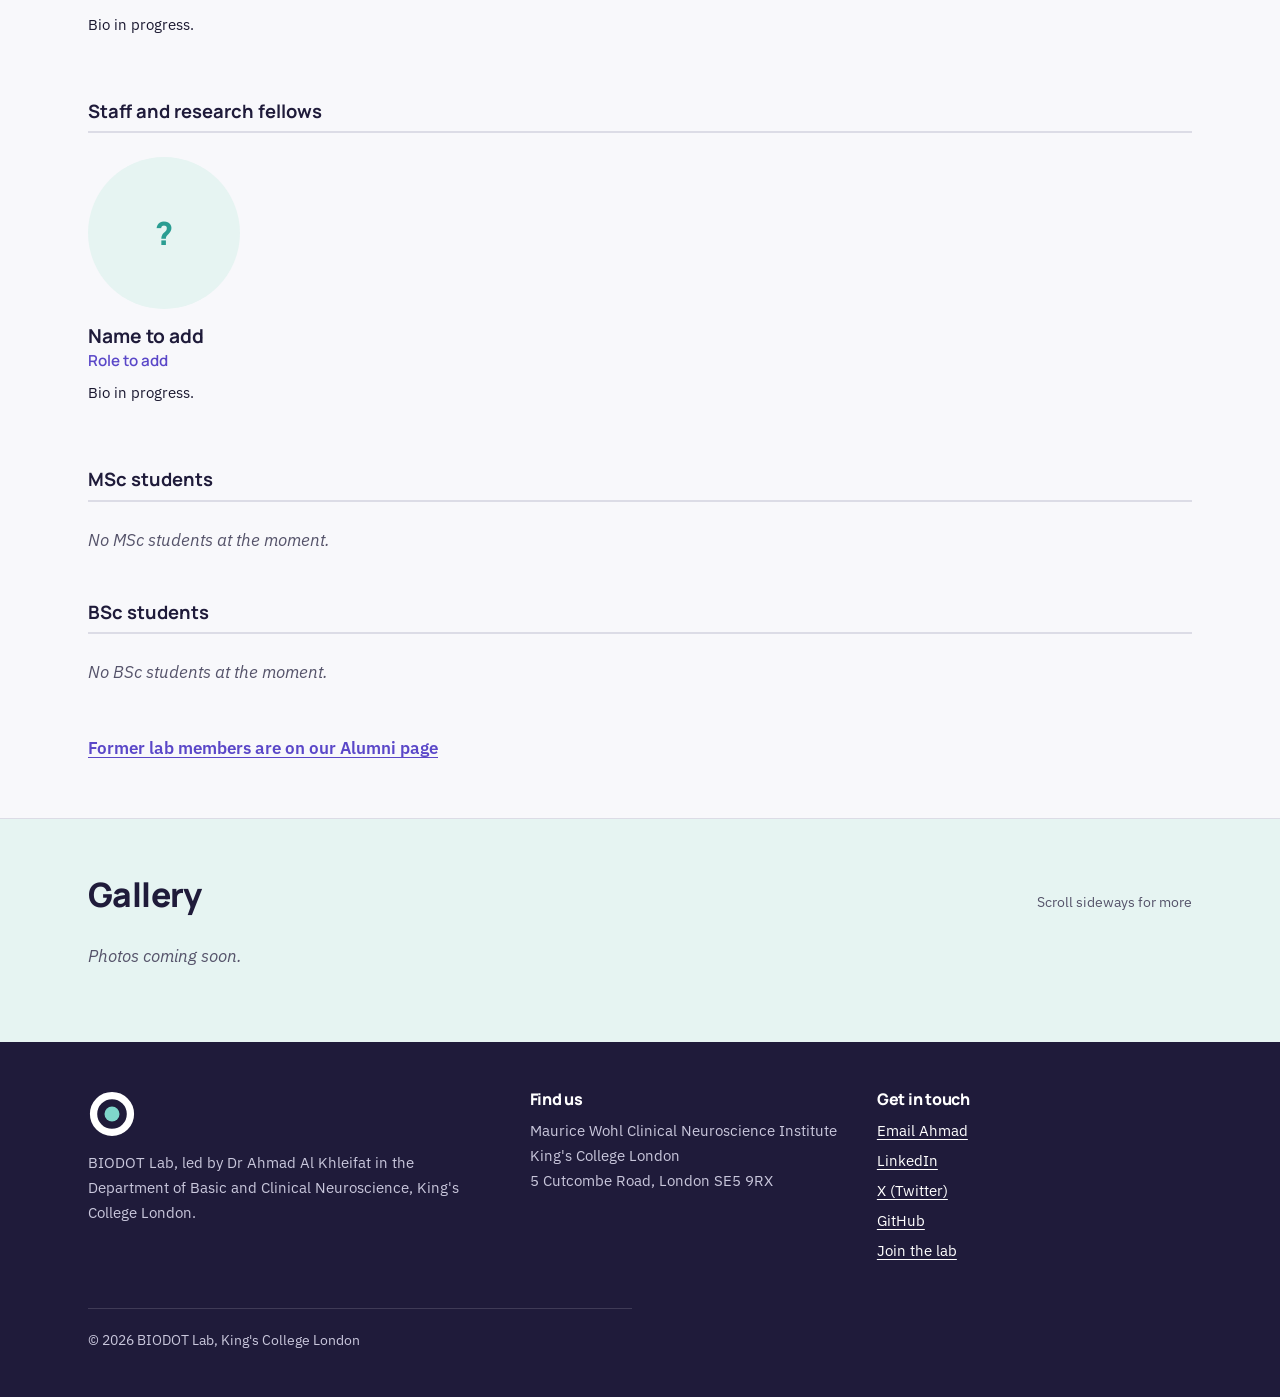
<file: team.html>
<!DOCTYPE html>
<html lang="en-GB">
<head>
<meta charset="utf-8">
<meta name="viewport" content="width=device-width, initial-scale=1">
<title>Team | BIODOT Lab</title>
<meta name="description" content="The people of BIODOT Lab at King's College London.">
<link rel="icon" type="image/png" href="assets/favicon.png">
<link rel="apple-touch-icon" href="assets/apple-touch-icon.png">
<link rel="preconnect" href="https://fonts.googleapis.com">
<link rel="preconnect" href="https://fonts.gstatic.com" crossorigin>
<link href="https://fonts.googleapis.com/css2?family=IBM+Plex+Sans:ital,wght@0,400;0,500;0,600;1,400&family=Manrope:wght@600;700;800&display=swap" rel="stylesheet">
<link rel="stylesheet" href="css/style.css?v=2">
</head>
<body>
<a class="skip" href="#main">Skip to content</a>

<header class="site-header">
<div class="wrap bar">
<a class="brand" href="index.html" aria-label="BIODOT Lab, home">
<img src="assets/biodot-mark-light.svg" alt="" width="42" height="42"><span>BIODOT<small>LAB</small></span>
</a>
<nav class="nav" aria-label="Main">
<ul><li><a href="index.html">Home</a></li><li><a href="team.html" aria-current="page">Team</a></li><li><a href="research.html">Research</a></li><li><a href="publications.html">Publications</a></li><li><a href="news.html">News</a></li><li><a href="collaborators.html">Collaborators</a></li><li><a href="alumni.html">Alumni</a></li><li><a href="join-us.html">Join us</a></li></ul>
</nav>
<details class="menu">
<summary aria-label="Open menu">Menu</summary>
<nav aria-label="Main">
<ul><li><a href="index.html">Home</a></li><li><a href="team.html" aria-current="page">Team</a></li><li><a href="research.html">Research</a></li><li><a href="publications.html">Publications</a></li><li><a href="news.html">News</a></li><li><a href="collaborators.html">Collaborators</a></li><li><a href="alumni.html">Alumni</a></li><li><a href="join-us.html">Join us</a></li></ul>
</nav>
</details>
</div>
</header>

<main id="main">
<div class="page-head"><div class="wrap">
<h1>Team</h1>
<p>Clinicians and computational scientists working on ALS and neurodegeneration at King's College London.</p>
</div></div>

<section class="section"><div class="wrap">
<article class="pi">
<div class="pi-photo" data-initials="AK"><!-- <img src="assets/people/ahmad.jpg" alt="Portrait of Dr Ahmad Al Khleifat"> --></div>
<div class="pi-body">
<p class="person-role">Principal Investigator</p>
<h2>Dr Ahmad Al Khleifat</h2>
<p class="credentials">MB BCh, MSc, PhD</p>
<p class="person-title">Senior Research Fellow, King's College London</p>
<p>Ahmad is a clinician-scientist working on the genetics of amyotrophic lateral sclerosis (ALS). He holds the MND Association Lady Edith Wolfson Senior Fellowship and the ALS Association's Milton Safenowitz Senior Fellowship. He trained in medicine in Egypt, then completed his MSc and PhD in Clinical Neuroscience at King's College London, working with Professors Ammar Al-Chalabi and John Powell at the Maurice Wohl Clinical Neuroscience Institute.</p>
<p>His group uses big data for precision medicine: identifying disease genes from whole genome sequencing, developing protein-based biomarkers for neurodegeneration, and applying AI to drug discovery and clinical trial design. His work on structural variation in 6,500 ALS genomes found that variants in VCP and ERBB4, alongside the C9orf72 expansion, are linked to ALS risk and to how the disease presents.</p>
<h3 class="mini-head">Roles and awards</h3>
<ul class="highlights">
<li>Chair of the Trans-Ancestral Genetics working group in Project MinE, which he created to bring people of all ancestries into ALS genetics research</li>
<li>Lead of the Drug Discovery and Trials Optimisation working group in the DEMON network</li>
<li>Co-founder of the Alan Turing Institute Interest Group in Precision Dementia Medicine, and of the Alzheimer's Association group on AI for Precision Dementia Medicine</li>
<li>EDI Theme Representative, NIHR Maudsley Biomedical Research Centre</li>
<li>ENCALS Young Investigator Award, 2022</li>
</ul>
<ul class="person-links">
<li><a href="mailto:Ahmad.al_khleifat@kcl.ac.uk">Email</a></li>
<li><a href="https://scholar.google.com/citations?user=eXDCaSQAAAAJ&amp;hl=en" target="_blank" rel="noopener">Google Scholar</a></li>
<li><a href="https://www.linkedin.com/in/ahmad-al-khleifat-b14388243/" target="_blank" rel="noopener">LinkedIn</a></li>
<li><a href="https://www.kcl.ac.uk/people/ahmad-al-khleifat" target="_blank" rel="noopener">King's profile</a></li>
<li><a href="https://kclpure.kcl.ac.uk/portal/en/persons/ahmad-al-khleifat(52e0ff88-7e44-4f95-a4a2-3410a7ef72e4).html" target="_blank" rel="noopener">Research portal</a></li>
<li><a href="https://www.researchgate.net/profile/Ahmad-Al-Khleifat" target="_blank" rel="noopener">ResearchGate</a></li>
<li><a href="https://x.com/AhmadAlKhleifat" target="_blank" rel="noopener">X (Twitter)</a></li>
<li><a href="https://github.com/Khleifat" target="_blank" rel="noopener">GitHub</a></li>
</ul>
</div>
</article>
</div></section>

<section class="section"><div class="wrap">
<div class="section-head"><h2>Lab members</h2></div>

<div class="member-group">
<h3 class="group-head">PhD students</h3>
<div class="members">
<article class="member">
<div class="member-photo" data-initials="?"></div>
<div>
<h3>Name to add</h3>
<p class="person-role">PhD Student</p>
<p>Bio in progress.</p>

</div>
</article>
</div>
</div>

<div class="member-group">
<h3 class="group-head">Staff and research fellows</h3>
<div class="members">
<article class="member">
<div class="member-photo" data-initials="?"></div>
<div>
<h3>Name to add</h3>
<p class="person-role">Role to add</p>
<p>Bio in progress.</p>

</div>
</article>
</div>
</div>

<div class="member-group">
<h3 class="group-head">MSc students</h3>
<div class="members">
<p class="empty">No MSc students at the moment.</p>
</div>
</div>

<div class="member-group">
<h3 class="group-head">BSc students</h3>
<div class="members">
<p class="empty">No BSc students at the moment.</p>
</div>
</div>

<p class="team-note"><a href="alumni.html">Former lab members are on our Alumni page</a></p>
</div></section>

<section class="section section-tint"><div class="wrap">
<div class="section-head" id="gallery"><h2>Gallery</h2><span class="gallery-hint">Scroll sideways for more</span></div>
<div class="gallery">
<!-- One figure per photo. Put the photos in assets/gallery/ -->
<!--
<figure><img src="assets/gallery/photo-1.jpg" alt="Describe the photo"><figcaption>Caption, place, date</figcaption></figure>
-->
<p class="empty">Photos coming soon.</p>
</div>
</div></section>
</main>

<footer class="site-footer">
<div class="wrap">
<div class="foot">
<div class="foot-brand">
<img src="assets/biodot-mark-light.svg" alt="" width="48" height="48">
<p>BIODOT Lab, led by Dr Ahmad Al Khleifat in the Department of Basic and Clinical Neuroscience, King's College London.</p>
</div>
<div>
<h2>Find us</h2>
<address>
Maurice Wohl Clinical Neuroscience Institute<br>
King's College London<br>
5 Cutcombe Road, London SE5 9RX
</address>
</div>
<div>
<h2>Get in touch</h2>
<ul>
<li><a href="mailto:Ahmad.al_khleifat@kcl.ac.uk">Email Ahmad</a></li>
<li><a href="https://www.linkedin.com/in/ahmad-al-khleifat-b14388243/">LinkedIn</a></li>
<li><a href="https://x.com/AhmadAlKhleifat">X (Twitter)</a></li>
<li><a href="https://github.com/Al-Khleifat-Lab">GitHub</a></li>
<li><a href="join-us.html">Join the lab</a></li>
</ul>
</div>
</div>
<p class="foot-base">&copy; 2026 BIODOT Lab, King's College London</p>
</div>
</footer>
</body>
</html>
</file>
<file: css/style.css>
/* =========================================================
   BIODOT Lab — site styles
   Violet and teal palette, round shapes taken from the dot in the logo.
   ========================================================= */
:root {
  --aubergine: #1F1B3A;   /* deep navy-violet: header, footer, headings */
  --violet:    #5A47C8;   /* main violet: links, buttons, the D and T */
  --lavender:  #8FD3CA;   /* light teal: small text on dark backgrounds */
  --dot:       #2A9D92;   /* teal: the dot in the logo, focus outline, bullets */
  --dot-light: #7FD6CB;   /* light teal: the dot on dark backgrounds */
  --paper:     #F8F8FB;   /* page background */
  --mist:      #E6F4F2;   /* soft mint panels */
  --ink:       #1A1830;   /* body text */
  --muted:     #55536A;   /* secondary text */
  --line:      #DCDCE6;   /* borders */

  --head: "Manrope", "Segoe UI", system-ui, sans-serif;
  --body: "IBM Plex Sans", "Helvetica Neue", Arial, sans-serif;

  --wrap: 72rem;
}

*, *::before, *::after { box-sizing: border-box; }
html { scroll-behavior: smooth; }
body {
  margin: 0;
  background: var(--paper);
  color: var(--ink);
  font: 400 1.0625rem/1.65 var(--body);
  -webkit-font-smoothing: antialiased;
}
img { max-width: 100%; display: block; }
a { color: var(--violet); text-underline-offset: 0.18em; }
a:hover { color: var(--aubergine); }
:focus-visible { outline: 3px solid var(--dot); outline-offset: 3px; border-radius: 4px; }

h1, h2, h3 { font-family: var(--head); color: var(--aubergine); line-height: 1.15; margin: 0 0 0.5em; }
h1 { font-size: clamp(2.2rem, 4.5vw, 3.4rem); font-weight: 800; letter-spacing: -0.02em; }
h2 { font-size: clamp(1.6rem, 2.8vw, 2.1rem); font-weight: 800; letter-spacing: -0.015em; }
h3 { font-size: 1.2rem; font-weight: 700; }
p { margin: 0 0 1em; max-width: 68ch; }

.wrap { max-width: var(--wrap); margin: 0 auto; padding: 0 1.5rem; }
.skip { position: absolute; left: -999px; }
.skip:focus { left: 1rem; top: 1rem; background: #fff; padding: 0.5rem 1rem; z-index: 99; }

/* ---------- header ---------- */
.site-header { background: var(--aubergine); position: sticky; top: 0; z-index: 20; }
.bar { display: flex; align-items: center; justify-content: space-between; gap: 1.5rem; min-height: 4.25rem; }
.brand { display: flex; align-items: center; gap: 0.7rem; color: #fff; text-decoration: none; }
.brand img { width: 2.6rem; height: 2.6rem; }
.brand span { font: 800 1.25rem/1 var(--head); letter-spacing: 0.04em; }
.brand small { font: 600 0.8rem/1 var(--head); color: var(--lavender); margin-left: 0.25rem; letter-spacing: 0.08em; }
.brand:hover { color: #fff; }

.nav ul { list-style: none; margin: 0; padding: 0; display: flex; gap: 0.15rem; }
.nav a {
  position: relative; display: block; padding: 0.55rem 0.75rem;
  color: #D6D5E6; text-decoration: none; font: 600 0.95rem/1 var(--head);
}
.nav a:hover, .nav a[aria-current="page"] { color: #fff; }
.nav a[aria-current="page"]::after {
  content: ""; position: absolute; left: 50%; bottom: -0.1rem;
  width: 0.45rem; height: 0.45rem; margin-left: -0.225rem;
  background: var(--dot-light); border-radius: 50%;
}

.menu { display: none; }
.menu summary { list-style: none; cursor: pointer; padding: 0.6rem; color: #fff; font: 600 0.95rem var(--head); }
.menu summary::-webkit-details-marker { display: none; }
.menu[open] nav { position: absolute; left: 0; right: 0; top: 100%; background: var(--aubergine); padding: 0.5rem 1.5rem 1.25rem; }
.menu nav ul { flex-direction: column; }
.menu nav a { padding: 0.8rem 0; font-size: 1.05rem; border-bottom: 1px solid rgba(255,255,255,0.12); }
.menu nav a[aria-current="page"]::after { left: auto; right: 0; bottom: 50%; margin: 0 0 -0.225rem; }
@media (max-width: 1000px) { .bar > .nav { display: none; } .menu { display: block; } }

/* ---------- hero (home) ---------- */
.hero { padding: 4rem 0 3.5rem; border-bottom: 1px solid var(--line); }
.hero-grid { display: grid; grid-template-columns: 1.05fr 1fr; gap: 3rem; align-items: center; }
.hero h1 { margin: 0 0 1.5rem; }
.hero h1 img { width: 100%; max-width: 34rem; height: auto; }
.hero-lede { font-size: 1.2rem; line-height: 1.6; color: var(--ink); }
.hero-actions { display: flex; flex-wrap: wrap; gap: 0.75rem; margin-top: 1.75rem; }
.btn { display: inline-block; padding: 0.8rem 1.4rem; border-radius: 999px; font: 700 0.95rem/1 var(--head); text-decoration: none; }
.btn-solid { background: var(--aubergine); color: #fff; }
.btn-solid:hover { background: var(--violet); color: #fff; }
.btn-line { border: 2px solid var(--aubergine); color: var(--aubergine); }
.btn-line:hover { background: var(--aubergine); color: #fff; }

/* the network of research themes: the lab at the centre, five themes around it */
.net { width: 100%; max-width: 30rem; height: auto; overflow: visible; display: block; margin: 0 auto; }
.net .orbit { fill: none; stroke: var(--line); stroke-width: 2; stroke-dasharray: 4 8; }
.net .edge { stroke: var(--line); stroke-width: 2; }
.net .hub circle { fill: var(--aubergine); }
.net a.cell circle { fill: #fff; stroke: var(--violet); stroke-width: 3; transition: fill 0.2s, stroke 0.2s; }
.net .cell text { font: 700 14px var(--head); fill: var(--aubergine); text-anchor: middle; pointer-events: none; }
.net a.cell:hover circle, .net a.cell:focus circle { fill: var(--mist); stroke: var(--dot); }
.net a.cell:focus { outline: none; }
.net a.cell:focus-visible circle { stroke: var(--dot); stroke-width: 5; }
@media (prefers-reduced-motion: no-preference) {
  /* one moment on load: the centre appears, then the five themes join it in turn */
  .net .cell { opacity: 0; transform-box: fill-box; transform-origin: center; animation: join 0.5s ease-out forwards; }
  @keyframes join { from { opacity: 0; transform: scale(0.85); } to { opacity: 1; transform: scale(1); } }
}
.net-note { font-size: 0.9rem; color: var(--muted); text-align: center; margin: 0.75rem auto 0; }

@media (max-width: 860px) {
  .hero { padding-top: 2.5rem; }
  .hero-grid { grid-template-columns: 1fr; gap: 2rem; }
}

/* ---------- inner page heads ---------- */
.page-head { background: var(--aubergine); color: #E4E3EF; padding: 3.25rem 0 2.75rem; position: relative; overflow: hidden; }
.page-head h1 { color: #fff; margin-bottom: 0.4rem; }
.page-head p { font-size: 1.15rem; margin: 0; color: #D6D5E6; }
.page-head::after {             /* the ring from the logo, cropped at the edge */
  content: ""; position: absolute; right: -2rem; top: 50%; width: 11rem; height: 11rem; transform: translateY(-50%);
  border: 2.2rem solid var(--violet); border-radius: 50%; opacity: 0.45;
}
.page-head::before {
  content: ""; position: absolute; right: 3.5rem; top: 50%; width: 2.2rem; height: 2.2rem; margin-top: -1.1rem;
  background: var(--dot-light); border-radius: 50%; z-index: 1;
}
@media (max-width: 640px) { .page-head::after, .page-head::before { display: none; } }

/* ---------- sections ---------- */
.section { padding: 3.5rem 0; }
.section + .section { border-top: 1px solid var(--line); }
.section-tint { background: var(--mist); }
.section-head { display: flex; justify-content: space-between; align-items: baseline; flex-wrap: wrap; gap: 0.5rem 1.5rem; margin-bottom: 1.75rem; }
.section-head h2 { margin: 0; }
.section-link { font: 700 0.95rem var(--head); }

/* ---------- what we do (home) ---------- */
.themes { list-style: none; margin: 0; padding: 0; display: grid; grid-template-columns: repeat(5, 1fr); gap: 1.25rem; }
.themes li { border-top: 4px solid var(--violet); padding-top: 1rem; }
.themes li:nth-child(odd) { border-color: var(--aubergine); }
.themes h3 { font-size: 1.1rem; margin-bottom: 0.35rem; }
.themes p { font-size: 0.95rem; color: var(--muted); margin: 0; }
@media (max-width: 1000px) { .themes { grid-template-columns: repeat(2, 1fr); } }
@media (max-width: 520px) { .themes { grid-template-columns: 1fr; } }

/* ---------- people ---------- */
.member-photo, .pi-photo {
  position: relative; aspect-ratio: 1 / 1; background: #E6F4F2;
  border-radius: 50%;                 /* round photos, like the dot in the logo */
  display: grid; place-items: center; overflow: hidden;
}
.member-photo::before, .pi-photo::before {
  content: attr(data-initials); font: 800 2rem var(--head); color: var(--dot);
}
.member-photo img, .pi-photo img { position: absolute; inset: 0; width: 100%; height: 100%; object-fit: cover; }

.person-role { font: 600 0.9rem var(--head); color: var(--violet); margin: 0 0 0.6rem; }
.person-title { font-weight: 500; color: var(--muted); }
.person-links { list-style: none; margin: 1rem 0 0; padding: 0; display: flex; flex-wrap: wrap; gap: 0.5rem; }
.person-links a {
  display: inline-block; padding: 0.35rem 0.85rem; border-radius: 999px;
  background: var(--mist); border: 1px solid var(--line); color: var(--aubergine);
  font: 600 0.85rem/1.2 var(--head); text-decoration: none;
}
.person-links a:hover { background: var(--aubergine); border-color: var(--aubergine); color: #fff; }
.pi-body .credentials { font: 600 0.9rem var(--head); color: var(--muted); margin: -0.1rem 0 0.9rem; }
.pub .tag { display: inline-block; margin-left: 0.4rem; padding: 0.1rem 0.55rem; border-radius: 999px; background: var(--mist); color: var(--violet); font: 700 0.75rem/1.4 var(--head); vertical-align: 0.1em; }

/* home: the main five */
.home-team { list-style: none; margin: 0; padding: 0; display: grid; grid-template-columns: repeat(5, 1fr); gap: 2rem 1.5rem; }
.home-team a { display: block; color: var(--ink); text-decoration: none; text-align: center; }
.home-team .member-photo { width: 100%; max-width: 9.5rem; margin: 0 auto; }
.home-team h3 { font-size: 1.05rem; margin: 0.8rem 0 0.15rem; }
.home-team a:hover h3 { color: var(--violet); text-decoration: underline; }
.home-team .person-role { font-size: 0.85rem; }
@media (max-width: 1000px) { .home-team { grid-template-columns: repeat(3, 1fr); } }
@media (max-width: 560px) { .home-team { grid-template-columns: repeat(2, 1fr); } }

/* team page: PI */
.pi { display: grid; grid-template-columns: 12rem 1fr; gap: 2.5rem; align-items: start; }
.pi-body h2 { margin-bottom: 0.2rem; }
.mini-head { font-size: 1rem; margin-top: 1.5rem; }
.highlights { margin: 0; padding-left: 1.2rem; }
.highlights li::marker { color: var(--dot); }
@media (max-width: 760px) { .pi { grid-template-columns: 1fr; } .pi-photo { max-width: 11rem; } }

/* team page: groups */
.member-group + .member-group { margin-top: 3rem; }
.group-head { font-size: 1.15rem; padding-bottom: 0.6rem; border-bottom: 2px solid var(--line); margin-bottom: 1.5rem; }
.members { display: grid; grid-template-columns: repeat(auto-fill, minmax(14rem, 1fr)); gap: 2.25rem 2rem; }
.member .member-photo { width: 9.5rem; margin-bottom: 1rem; }
.member h3 { margin-bottom: 0.15rem; }
.member p { font-size: 0.95rem; }
.empty { color: var(--muted); font-style: italic; margin: 0; }
.team-note { margin: 3rem 0 0; font-weight: 600; }

/* gallery carousel */
.gallery { display: grid; grid-auto-flow: column; grid-auto-columns: minmax(16rem, 22rem); gap: 1.25rem; overflow-x: auto; scroll-snap-type: x mandatory; padding-bottom: 1rem; margin: 0; }
.gallery figure { margin: 0; scroll-snap-align: start; }
.gallery img { width: 100%; aspect-ratio: 4 / 3; object-fit: cover; border-radius: 10px; }
.gallery figcaption { font-size: 0.88rem; color: var(--muted); margin-top: 0.5rem; }
.gallery-hint { font-size: 0.9rem; color: var(--muted); }

/* ---------- directory cards (home) ---------- */
.directory { list-style: none; margin: 0; padding: 0; display: grid; grid-template-columns: repeat(4, 1fr); gap: 1rem; }
.directory a {
  display: flex; flex-direction: column; gap: 0.4rem; height: 100%; padding: 1.4rem 1.3rem 1.5rem;
  background: #fff; border: 1px solid var(--line); border-radius: 12px; text-decoration: none; color: var(--muted);
}
.directory strong { font: 800 1.1rem var(--head); color: var(--aubergine); }
.directory span { font-size: 0.93rem; line-height: 1.5; }
.directory a:hover { border-color: var(--violet); background: var(--paper); }
.directory a:hover strong { color: var(--violet); }
@media (max-width: 1000px) { .directory { grid-template-columns: repeat(2, 1fr); } }
@media (max-width: 520px) { .directory { grid-template-columns: 1fr; } }

/* ---------- research ---------- */
.theme-block { display: grid; grid-template-columns: 4.5rem 1fr; gap: 1.75rem; scroll-margin-top: 6rem; }
.theme-block + .theme-block { margin-top: 3rem; padding-top: 3rem; border-top: 1px solid var(--line); }
.theme-dot { width: 4.5rem; aspect-ratio: 1; border-radius: 50%; border: 0.85rem solid var(--violet); display: grid; place-items: center; }
.theme-dot::after { content: ""; width: 1.1rem; height: 1.1rem; border-radius: 50%; background: var(--dot); }
.theme-block:nth-child(even) .theme-dot { border-color: var(--aubergine); }
@media (max-width: 600px) { .theme-block { grid-template-columns: 1fr; gap: 1rem; } }

/* ---------- publications & news ---------- */
.pubs, .news { list-style: none; margin: 0; padding: 0; }
.pub { padding: 1.25rem 0; border-bottom: 1px solid var(--line); }
.pub h3 { font-size: 1.08rem; margin-bottom: 0.3rem; }
.pub h3 a { color: var(--aubergine); text-decoration: none; }
.pub h3 a:hover { color: var(--violet); text-decoration: underline; }
.pub p { margin: 0; font-size: 0.95rem; color: var(--muted); }
.pub .venue { font-style: italic; }
.year-head { font-size: 1.3rem; color: var(--violet); margin: 2.5rem 0 0.25rem; }
.year-head:first-child { margin-top: 0; }

.news-item { display: grid; grid-template-columns: 10rem 1fr; gap: 1.5rem; padding: 1.5rem 0; border-bottom: 1px solid var(--line); }
.news-item .date { font: 700 0.9rem var(--head); color: var(--violet); padding-top: 0.2rem; }
.news-item h3 { margin-bottom: 0.35rem; }
.news-item h3 a { color: var(--aubergine); }
.news-item p { margin: 0; color: var(--muted); }
@media (max-width: 600px) { .news-item { grid-template-columns: 1fr; gap: 0.3rem; } }

/* ---------- collaborators & funders ---------- */
.collabs { list-style: none; margin: 0; padding: 0; display: grid; grid-template-columns: repeat(auto-fill, minmax(17rem, 1fr)); gap: 1rem; }
.collab { background: #fff; border: 1px solid var(--line); border-left: 4px solid var(--violet); border-radius: 8px; padding: 1.25rem 1.3rem; }
.collab h3 { font-size: 1.05rem; margin-bottom: 0.3rem; }
.collab p { margin: 0; font-size: 0.93rem; color: var(--muted); }
.collab .collab-focus { margin-top: 0.5rem; color: var(--violet); font-weight: 600; }

/* ---------- join us ---------- */
.join-grid { display: grid; grid-template-columns: repeat(auto-fit, minmax(18rem, 1fr)); gap: 2rem; }
.join-grid h3 { margin-bottom: 0.4rem; }
.contact-box { background: var(--aubergine); color: #E4E3EF; border-radius: 14px; padding: 2rem; margin-top: 2.5rem; }
.contact-box h2 { color: #fff; }
.contact-box a { color: var(--dot-light); }

/* ---------- footer ---------- */
.site-footer { background: var(--aubergine); color: #C9C7DC; padding: 3rem 0 2rem; margin-top: 0; font-size: 0.95rem; }
.foot { display: grid; grid-template-columns: 1.3fr 1fr 1fr; gap: 2rem; }
.site-footer h2 { font-size: 1rem; color: #fff; margin-bottom: 0.6rem; }
.site-footer a { color: #fff; }
.site-footer ul { list-style: none; margin: 0; padding: 0; }
.site-footer li { margin-bottom: 0.3rem; }
.site-footer address { font-style: normal; }
.foot-brand img { width: 3rem; margin-bottom: 0.75rem; }
.foot-base { border-top: 1px solid rgba(255,255,255,0.14); margin-top: 2.5rem; padding-top: 1.25rem; font-size: 0.85rem; }
@media (max-width: 760px) { .foot { grid-template-columns: 1fr; } }
</file>
